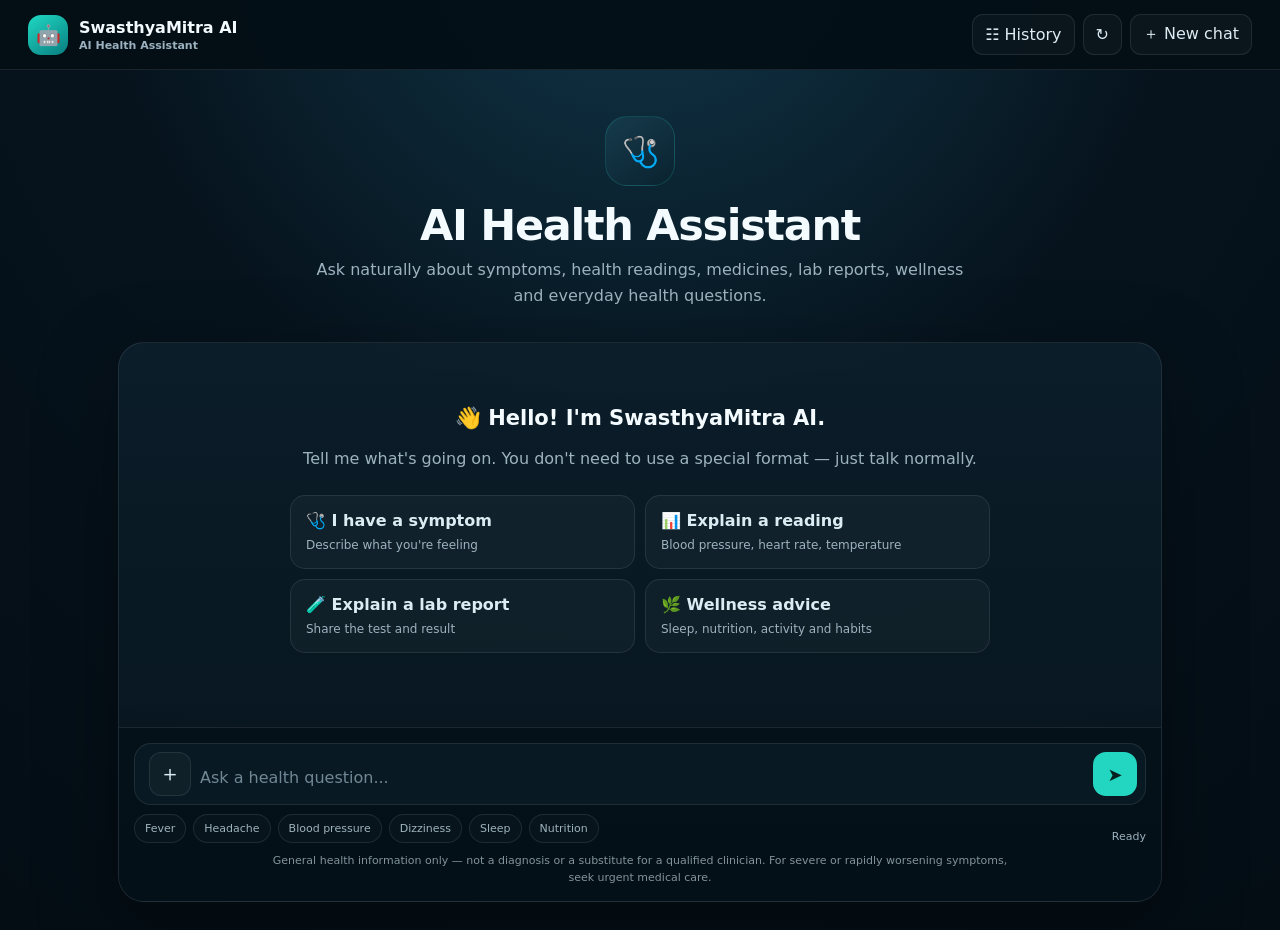
<file: ai-assistant.html>
<!DOCTYPE html>
<html lang="en">
<head>
<meta charset="UTF-8">
<meta name="viewport" content="width=device-width, initial-scale=1.0">
<meta name="theme-color" content="#06131d">
<title>SwasthyaMitra AI | Health Assistant</title>

<style>
:root {
  --bg:#06131d;
  --panel:#0b1d2a;
  --line:rgba(255,255,255,.09);
  --text:#f4fbff;
  --muted:#9db2bf;
  --teal:#23d6c1;
  --danger:#ff6878;
  --shadow:0 25px 80px rgba(0,0,0,.35);
}
*{box-sizing:border-box}
html,body{margin:0;min-height:100%;font-family:Inter,system-ui,Arial,sans-serif;background:radial-gradient(circle at 50% -10%,#12384b,#06131d 45%,#040d14);color:var(--text)}
button,input,textarea{font:inherit}
button{cursor:pointer}
button:focus-visible,textarea:focus-visible{outline:2px solid var(--teal);outline-offset:3px}
[hidden]{display:none!important}
.app{min-height:100vh;display:flex;flex-direction:column}
.top{min-height:70px;display:flex;align-items:center;justify-content:space-between;gap:12px;padding:12px 28px;border-bottom:1px solid var(--line);background:#040e15ed;position:sticky;top:0;z-index:5}
.brand{display:flex;align-items:center;gap:11px;font-weight:800}
.brand-icon{width:40px;height:40px;border-radius:13px;display:grid;place-items:center;background:linear-gradient(145deg,#20d9c3,#087d80);font-size:20px}
.brand small{display:block;color:var(--muted);font-size:11px;margin-top:2px}
.actions{display:flex;gap:8px;flex-wrap:wrap}
.actions button,.history-heading button{border:1px solid var(--line);background:#ffffff08;color:#dcecf2;border-radius:11px;padding:9px 12px}
.actions button:hover,.history-heading button:hover{background:#ffffff15}
.main{width:min(1080px,100%);margin:auto;flex:1;display:flex;flex-direction:column;padding:28px 18px}
.hero{text-align:center;padding:18px 0}
.orb{width:70px;height:70px;margin:0 auto 14px;border-radius:22px;display:grid;place-items:center;background:linear-gradient(145deg,#163b4c,#0a222f);border:1px solid #23d6c12f;font-size:30px}
.hero h1{margin:0 0 7px;font-size:clamp(28px,4vw,43px);letter-spacing:-1.3px}
.hero p{margin:auto;color:var(--muted);max-width:650px;line-height:1.6}
.chat-shell{flex:1;min-height:560px;margin-top:16px;border:1px solid var(--line);border-radius:26px;background:linear-gradient(180deg,#0c1f2be8,#07141df2);box-shadow:var(--shadow);display:flex;flex-direction:column;overflow:hidden}
.chat{flex:1;overflow:auto;padding:28px 24px;scroll-behavior:smooth}
.empty{text-align:center;max-width:700px;margin:35px auto}
.empty h2{margin:0 0 9px;font-size:21px}
.empty p{color:var(--muted);line-height:1.6}
.suggestions{display:grid;grid-template-columns:repeat(2,1fr);gap:10px;margin-top:23px}
.suggest{padding:15px;text-align:left;border:1px solid var(--line);border-radius:15px;background:#ffffff08;color:#dcecf2}
.suggest:hover,.history-open:hover{border-color:#23d6c14a}
.suggest strong{display:block;margin-bottom:4px}
.suggest span{font-size:12px;color:var(--muted)}
.msg{display:flex;gap:11px;max-width:850px;margin:0 auto 21px}
.msg.user{flex-direction:row-reverse}
.avatar{flex:0 0 36px;width:36px;height:36px;border-radius:11px;display:grid;place-items:center;background:#122d3b;border:1px solid var(--line)}
.msg.user .avatar{background:#174f50}
.bubble{max-width:min(760px,calc(100vw - 110px));min-width:0;padding:13px 16px;border-radius:18px;background:#ffffff08;border:1px solid var(--line);line-height:1.65;color:#eaf5f8;overflow-wrap:anywhere}
.msg.user .bubble{background:linear-gradient(145deg,#0d746f,#0b5d5e);border-color:#23d6c12f}
.bubble p{margin:0 0 10px;white-space:pre-wrap}
.bubble p:last-child{margin-bottom:0}
.bubble ul{margin:8px 0;padding-left:21px}
.bubble pre{white-space:pre-wrap;overflow:auto;background:#07141d;padding:11px;border-radius:10px}
.bubble img{display:block;max-width:min(280px,100%);max-height:240px;object-fit:contain;border-radius:10px;margin-top:8px}
.emergency .bubble{border-color:#ff68784a;background:#ff687812}
.typing{display:flex;gap:5px;height:18px;align-items:center}
.typing i{width:6px;height:6px;border-radius:50%;background:#9bbbc4;animation:b 1.1s infinite}
.typing i:nth-child(2){animation-delay:.15s}
.typing i:nth-child(3){animation-delay:.3s}
@keyframes b{0%,60%,100%{opacity:.35}30%{opacity:1;transform:translateY(-5px)}}
.composer-wrap{border-top:1px solid var(--line);padding:15px;background:#040f16bb}
.composer{display:flex;align-items:flex-end;gap:9px;padding:8px 8px 8px 14px;border:1px solid #ffffff16;background:#091923;border-radius:17px}
.composer textarea{flex:1;min-width:0;resize:none;border:0;outline:0;background:transparent;color:#eef8fa;min-height:27px;max-height:140px;line-height:1.45;padding:7px 0}
.composer textarea::placeholder{color:#708894}
.send{flex:0 0 44px;width:44px;height:44px;border:0;border-radius:13px;background:var(--teal);color:#05201e;font-weight:900;font-size:18px}
.send:disabled{opacity:.45;cursor:wait}
.tools{display:flex;justify-content:space-between;align-items:flex-end;gap:10px;margin-top:9px}
.quick{display:flex;gap:7px;flex-wrap:wrap}
.quick button{border:1px solid var(--line);background:#ffffff05;color:#9eb4be;padding:7px 10px;border-radius:999px;font-size:11px}
.status{font-size:11px;color:#9db2bf;white-space:nowrap}
.disclaimer{text-align:center;color:#81939c;font-size:11px;line-height:1.5;margin:10px auto 0;max-width:760px}
.error{max-width:760px;margin:0 auto 10px;padding:11px 13px;border-radius:12px;border:1px solid #ff68783f;background:#ff68780d;color:#ffc0c8;font-size:12px;overflow-wrap:anywhere}
.attach-wrap{position:relative;flex:0 0 auto}
.attach-btn{width:42px;height:44px;border:1px solid var(--line);border-radius:12px;background:#ffffff08;color:#dcecf2;font-size:22px}
.attach-menu{position:absolute;bottom:52px;left:0;width:220px;padding:7px;background:#102838;border:1px solid var(--line);border-radius:14px;box-shadow:var(--shadow);z-index:4}
.attach-menu button{display:block;width:100%;text-align:left;padding:11px;border:0;border-radius:9px;background:transparent;color:#eaf5f8}
.attach-menu button:hover{background:#ffffff10}
.preview{display:flex;align-items:center;gap:10px;margin:0 0 10px;padding:9px;border:1px solid var(--line);border-radius:12px;background:#091923}
.preview img{width:54px;height:54px;object-fit:cover;border-radius:8px}
.preview span{flex:1;min-width:0;font-size:12px;overflow-wrap:anywhere}
.preview button{border:0;background:transparent;color:#ff9eaa;font-size:18px}
.history-panel{position:fixed;top:82px;right:20px;width:min(350px,calc(100vw - 30px));max-height:75vh;overflow-y:auto;padding:18px;background:#0b1d2a;border:1px solid #ffffff20;border-radius:18px;box-shadow:0 20px 60px #0009;z-index:20}
.history-heading{display:flex;align-items:center;justify-content:space-between;gap:10px}
.history-heading h3{margin:0}
.history-note,.history-empty{color:var(--muted);font-size:12px}
.history-item{display:flex;align-items:center;gap:7px;margin:8px 0}
.history-open{flex:1;min-width:0;text-align:left;padding:12px;border:1px solid var(--line);border-radius:11px;color:#eaf5f8;background:#ffffff08;overflow-wrap:anywhere}
.history-delete{border:1px solid var(--line);border-radius:8px;background:#ffffff08;color:#ff9eaa;padding:9px}
.delete-history{width:100%;margin-top:12px;padding:10px;color:#ff9eaa;background:#ff687812;border:1px solid #ff68783f;border-radius:10px}
.camera-modal{position:fixed;inset:0;background:#000b;display:grid;place-items:center;z-index:30;padding:18px}
.camera-box{width:min(560px,100%);padding:18px;background:#0b1d2a;border:1px solid var(--line);border-radius:18px}
.camera-box video{width:100%;max-height:60vh;background:#000;border-radius:12px}
.camera-buttons{display:flex;gap:8px;margin-top:12px;flex-wrap:wrap}
.camera-buttons button{padding:10px 14px;border:0;border-radius:10px;background:var(--teal);color:#05201e}
.camera-buttons .secondary{background:#ffffff12;color:#fff}
@media(max-width:700px){
 .top{padding:12px;align-items:flex-start}
 .actions{gap:5px;justify-content:flex-end}
 .actions button{padding:8px;font-size:12px}
 .main{padding:18px 9px}
 .chat-shell{min-height:calc(100vh - 230px);border-radius:21px}
 .chat{padding:20px 12px}
 .suggestions{grid-template-columns:1fr}
 .bubble{max-width:calc(100vw - 75px)}
 .tools{align-items:flex-end}
 .quick{max-height:58px;overflow:auto}
 .brand small{display:none}
 .history-panel{right:10px;top:76px}
 .status{font-size:10px}
}
</style>
</head>

<body>
<div class="app">
<header class="top">
  <div class="brand">
    <div class="brand-icon">🤖</div>
    <div>SwasthyaMitra AI<small>AI Health Assistant</small></div>
  </div>
  <div class="actions">
    <button id="historyBtn" type="button">☷ History</button>
    <button id="clear" type="button" title="Clear current chat">↻</button>
    <button id="new" type="button">＋ New chat</button>
  </div>
</header>

<aside class="history-panel" id="historyPanel" hidden>
  <div class="history-heading">
    <h3>Chat History</h3>
    <button id="closeHistory" type="button">✕</button>
  </div>
  <p class="history-note">Your previous conversations on this device</p>
  <div id="historyList"></div>
  <button id="deleteAllHistory" class="delete-history" type="button">🗑 Clear all history</button>
</aside>

<main class="main">
<section class="hero">
  <div class="orb">🩺</div>
  <h1>AI Health Assistant</h1>
  <p>Ask naturally about symptoms, health readings, medicines, lab reports, wellness and everyday health questions.</p>
</section>

<section class="chat-shell">
  <div class="chat" id="chat">
    <div class="empty" id="empty">
      <h2>👋 Hello! I'm SwasthyaMitra AI.</h2>
      <p>Tell me what's going on. You don't need to use a special format — just talk normally.</p>
      <div class="suggestions">
        <button class="suggest" data-p="I have a symptom and want to understand what might be going on."><strong>🩺 I have a symptom</strong><span>Describe what you're feeling</span></button>
        <button class="suggest" data-p="Can you explain my blood pressure reading?"><strong>📊 Explain a reading</strong><span>Blood pressure, heart rate, temperature</span></button>
        <button class="suggest" data-p="Can you help me understand my lab report?"><strong>🧪 Explain a lab report</strong><span>Share the test and result</span></button>
        <button class="suggest" data-p="Give me practical advice for improving my daily health."><strong>🌿 Wellness advice</strong><span>Sleep, nutrition, activity and habits</span></button>
      </div>
    </div>
  </div>

  <div class="composer-wrap">
    <div class="error" id="error" role="alert" hidden></div>

    <div class="preview" id="preview" hidden>
      <img id="previewImage" alt="Selected attachment">
      <span id="previewName"></span>
      <button id="removeAttachment" type="button" title="Remove attachment">✕</button>
    </div>

    <form class="composer" id="form">
      <div class="attach-wrap">
        <button type="button" class="attach-btn" id="attachBtn" title="Add attachment" aria-label="Add attachment">＋</button>
        <div class="attach-menu" id="attachMenu" hidden>
          <button type="button" data-action="camera">📷 Camera</button>
          <button type="button" data-action="prescription">💊 Prescription</button>
          <button type="button" data-action="photos">🖼 Photos / Gallery</button>
          <button type="button" data-action="files">📁 Files / PDF</button>
          <button type="button" data-action="scan">🔎 Scan image text (OCR)</button>
        </div>
      </div>
      <textarea id="input" rows="1" placeholder="Ask a health question..." aria-label="Your health question"></textarea>
      <button class="send" id="send" type="submit" aria-label="Send message">➤</button>
    </form>

    <input type="file" id="imageInput" accept="image/*" hidden>
    <input type="file" id="cameraInput" accept="image/*" capture="environment" hidden>
    <input type="file" id="prescriptionInput" accept="image/*" hidden>
    <input type="file" id="filesInput" accept="image/*,.pdf,application/pdf" hidden>

    <div class="tools">
      <div class="quick">
        <button data-p="What should I know about fever?">Fever</button>
        <button data-p="What are common causes of headaches?">Headache</button>
        <button data-p="Can you explain blood pressure readings?">Blood pressure</button>
        <button data-p="What can cause dizziness?">Dizziness</button>
        <button data-p="How can I improve my sleep?">Sleep</button>
        <button data-p="Give me practical nutrition advice.">Nutrition</button>
      </div>
      <span class="status" id="status" aria-live="polite">Ready</span>
    </div>
    <div class="disclaimer">General health information only — not a diagnosis or a substitute for a qualified clinician. For severe or rapidly worsening symptoms, seek urgent medical care.</div>
  </div>
</section>
</main>
</div>

<div class="camera-modal" id="cameraModal" hidden>
  <div class="camera-box">
    <h3>📷 Capture a photo</h3>
    <video id="cameraVideo" autoplay playsinline></video>
    <canvas id="cameraCanvas" hidden></canvas>
    <div class="camera-buttons">
      <button id="capturePhoto" type="button">Capture photo</button>
      <button id="closeCamera" class="secondary" type="button">Cancel</button>
    </div>
    <p class="history-note">Allow camera permission when your browser asks. Camera access usually requires HTTPS or localhost.</p>
  </div>
</div>

<script>
"use strict";

/*
 * Keep this endpoint aligned with your deployed Supabase Edge Function.
 * Image analysis also requires the server function and its AI model to
 * support vision inputs.
 */
const CONFIG = {
  endpoint: "https://vnbnluliymnerkwrmenv.supabase.co/functions/v1/dynamic-worker",
  requestTimeoutMs: 60000,
  maxImageDimension: 1400,
  jpegQuality: 0.78
};

const $ = id => document.getElementById(id);
const chat = $("chat");
const empty = $("empty");
const input = $("input");
const form = $("form");
const send = $("send");
const status = $("status");
const errorBox = $("error");
const historyPanel = $("historyPanel");
const historyList = $("historyList");
const attachMenu = $("attachMenu");
const preview = $("preview");

/* Do not change this key: it preserves the existing saved chat history. */
const HISTORY_KEY = "swasthyaMitraChatHistoryV1";

let messages = [];
let currentChatId = null;
let busy = false;
let selectedImageData = null;
let selectedImageName = "";
let cameraStream = null;

const esc = value => String(value ?? "").replace(/[&<>"']/g, ch => ({
  "&":"&amp;", "<":"&lt;", ">":"&gt;", '"':"&quot;", "'":"&#039;"
}[ch]));

function format(text) {
  // Escape HTML before applying lightweight formatting.
  let html = esc(text);
  html = html.replace(/```([\s\S]*?)```/g, "<pre>$1</pre>");
  html = html.replace(/\*\*(.*?)\*\*/g, "<strong>$1</strong>");
  html = html.replace(/`([^`]+)`/g, "<code>$1</code>");

  const lines = html.split("\n");
  const output = [];
  let inList = false;

  for (const line of lines) {
    const trimmed = line.trim();

    if (/^[-•]\s+/.test(trimmed)) {
      if (!inList) {
        output.push("<ul>");
        inList = true;
      }
      output.push("<li>" + trimmed.replace(/^[-•]\s+/, "") + "</li>");
    } else {
      if (inList) {
        output.push("</ul>");
        inList = false;
      }
      if (trimmed) output.push("<p>" + trimmed + "</p>");
    }
  }

  if (inList) output.push("</ul>");
  return output.join("") || "<p></p>";
}

function isEmergency(text) {
  return /\b(chest pain|can't breathe|cannot breathe|difficulty breathing|severe bleeding|unconscious|passed out|stroke|seizure|suicid|self harm|overdose|poisoning|heart attack)\b/i.test(text);
}

function scrollChat() {
  chat.scrollTop = chat.scrollHeight;
}

function addMessage(role, text, urgent = false, image = null) {
  empty.hidden = true;

  const row = document.createElement("div");
  row.className = "msg " + role + (urgent ? " emergency" : "");

  const avatar = document.createElement("div");
  avatar.className = "avatar";
  avatar.textContent = role === "user" ? "🙂" : "🤖";

  const bubble = document.createElement("div");
  bubble.className = "bubble";
  bubble.innerHTML = format(text);

  if (image) {
    const img = document.createElement("img");
    img.src = image;
    img.alt = "Attached image";
    img.loading = "lazy";
    bubble.appendChild(img);
  }

  row.append(avatar, bubble);
  chat.appendChild(row);
  scrollChat();
}

function showTyping() {
  empty.hidden = true;
  const row = document.createElement("div");
  row.className = "msg";
  row.id = "typing";
  row.innerHTML =
    '<div class="avatar">🤖</div><div class="bubble">' +
    '<div class="typing"><i></i><i></i><i></i></div></div>';
  chat.appendChild(row);
  scrollChat();
}

function resizeInput() {
  input.style.height = "auto";
  input.style.height = Math.min(input.scrollHeight, 140) + "px";
}

function showError(message) {
  errorBox.textContent = message;
  errorBox.hidden = false;
}

function loadSavedChats() {
  try {
    const saved = JSON.parse(localStorage.getItem(HISTORY_KEY) || "[]");
    return Array.isArray(saved) ? saved : [];
  } catch (error) {
    console.warn("Could not read saved chats:", error);
    return [];
  }
}

function saveCurrentChat() {
  if (!messages.length) return;

  if (!currentChatId) {
    currentChatId = (crypto.randomUUID
      ? crypto.randomUUID()
      : String(Date.now()) + Math.random());
  }

  const allChats = loadSavedChats();
  const firstUser = messages.find(m => m.role === "user");
  let firstContent = "Health conversation";

  if (firstUser) {
    if (typeof firstUser.content === "string") {
      firstContent = firstUser.content;
    } else if (Array.isArray(firstUser.content)) {
      firstContent =
        firstUser.content.find(part => part.type === "text")?.text ||
        "Image conversation";
    }
  }

  const saved = {
    id: currentChatId,
    title: firstContent.replace(/\s+/g, " ").slice(0, 45) || "Health conversation",
    updatedAt: Date.now(),
    messages
  };

  const index = allChats.findIndex(item => item.id === currentChatId);
  if (index >= 0) allChats[index] = saved;
  else allChats.push(saved);

  allChats.sort((a, b) => b.updatedAt - a.updatedAt);

  try {
    localStorage.setItem(HISTORY_KEY, JSON.stringify(allChats.slice(0, 50)));
  } catch (error) {
    console.error("Could not save chat history:", error);
    showError("Browser storage is full. Your latest conversation may not be saved. Try smaller images.");
  }

  renderHistory();
}

function renderHistory() {
  historyList.innerHTML = "";
  const allChats = loadSavedChats();

  if (!allChats.length) {
    historyList.innerHTML =
      '<p class="history-empty">No saved conversations yet. Start chatting to create history.</p>';
    return;
  }

  allChats.forEach(saved => {
    const row = document.createElement("div");
    row.className = "history-item";

    const openButton = document.createElement("button");
    openButton.className = "history-open";
    openButton.textContent = saved.title || "Health conversation";
    openButton.title = new Date(saved.updatedAt).toLocaleString();
    openButton.onclick = () => openSavedChat(saved.id);

    const deleteButton = document.createElement("button");
    deleteButton.className = "history-delete";
    deleteButton.textContent = "🗑";
    deleteButton.title = "Delete this conversation";
    deleteButton.onclick = () => {
      if (!confirm("Delete this conversation?")) return;
      const remaining = loadSavedChats().filter(item => item.id !== saved.id);
      localStorage.setItem(HISTORY_KEY, JSON.stringify(remaining));

      if (currentChatId === saved.id) resetChat();
      renderHistory();
    };

    row.append(openButton, deleteButton);
    historyList.appendChild(row);
  });
}

function openSavedChat(id) {
  const saved = loadSavedChats().find(item => item.id === id);
  if (!saved) return;

  messages = saved.messages || [];
  currentChatId = saved.id;
  chat.innerHTML = "";
  empty.hidden = true;

  messages.forEach(message => {
    if (message.role !== "user" && message.role !== "assistant") return;

    let text = "";
    let image = null;

    if (typeof message.content === "string") {
      text = message.content;
    } else if (Array.isArray(message.content)) {
      text = message.content.find(part => part.type === "text")?.text || "Attached image";
      image = message.content.find(part => part.type === "image_url")?.image_url?.url || null;
    }

    addMessage(message.role, text, false, image);
  });

  historyPanel.hidden = true;
  status.textContent = "Previous chat opened";
}

function resetChat() {
  messages = [];
  currentChatId = null;
  selectedImageData = null;
  selectedImageName = "";
  preview.hidden = true;
  $("previewImage").removeAttribute("src");
  attachMenu.hidden = true;
  chat.innerHTML = "";
  chat.appendChild(empty);
  empty.hidden = false;
  errorBox.hidden = true;
  status.textContent = "Ready";
  input.value = "";
  resizeInput();
  historyPanel.hidden = true;
  input.focus();
}

/*
 * Convert uploaded photos to a smaller JPEG.
 * This reduces request size; it does not add vision support to the backend.
 */
async function setAttachment(file) {
  if (!file) return;

  if (file.type === "application/pdf" || file.name.toLowerCase().endsWith(".pdf")) {
    showError("PDF reading isn't enabled in this page yet. Please upload a screenshot of the PDF page.");
    return;
  }

  if (!file.type.startsWith("image/")) {
    showError("Please select an image file.");
    return;
  }

  status.textContent = "Preparing photo…";
  errorBox.hidden = true;

  try {
    const dataUrl = await new Promise((resolve, reject) => {
      const reader = new FileReader();

      reader.onerror = () => reject(new Error("The browser couldn't read this photo."));

      reader.onload = () => {
        const image = new Image();

        image.onerror = () => reject(new Error("This image format could not be opened. Try JPG or PNG."));

        image.onload = () => {
          const maxDimension = CONFIG.maxImageDimension;
          const scale = Math.min(
            1,
            maxDimension / Math.max(image.naturalWidth, image.naturalHeight)
          );

          const canvas = document.createElement("canvas");
          canvas.width = Math.max(1, Math.round(image.naturalWidth * scale));
          canvas.height = Math.max(1, Math.round(image.naturalHeight * scale));

          const context = canvas.getContext("2d");
          if (!context) {
            reject(new Error("Image preparation is not supported by this browser."));
            return;
          }

          context.fillStyle = "#ffffff";
          context.fillRect(0, 0, canvas.width, canvas.height);
          context.drawImage(image, 0, 0, canvas.width, canvas.height);

          try {
            resolve(canvas.toDataURL("image/jpeg", CONFIG.jpegQuality));
          } catch {
            reject(new Error("Could not compress this photo. Try another image."));
          }
        };

        image.src = reader.result;
      };

      reader.readAsDataURL(file);
    });

    selectedImageData = dataUrl;
    selectedImageName = file.name || "Attached photo";

    $("previewImage").src = dataUrl;
    $("previewName").textContent = selectedImageName;
    preview.hidden = false;
    attachMenu.hidden = true;
    status.textContent = "Photo ready to send";
  } catch (error) {
    status.textContent = "Photo failed";
    showError(error.message || "Could not prepare this photo.");
  }
}

$("attachBtn").onclick = () => {
  attachMenu.hidden = !attachMenu.hidden;
};

document.querySelectorAll("[data-action]").forEach(button => {
  button.addEventListener("click", async () => {
    const action = button.dataset.action;
    attachMenu.hidden = true;

    if (action === "camera") {
      try {
        if (!navigator.mediaDevices?.getUserMedia) {
          throw new Error("Camera access isn't available. Try HTTPS or use Photos.");
        }

        cameraStream = await navigator.mediaDevices.getUserMedia({
          video: { facingMode: { ideal: "environment" } },
          audio: false
        });

        $("cameraVideo").srcObject = cameraStream;
        $("cameraModal").hidden = false;
      } catch (error) {
        showError("Camera couldn't start: " + (error.message || "permission denied") +
          ". You can use Photos / Gallery instead.");
      }
    }

    if (action === "prescription") $("prescriptionInput").click();
    if (action === "photos") $("imageInput").click();
    if (action === "files") $("filesInput").click();

    if (action === "scan") {
      $("imageInput").dataset.scan = "true";
      $("imageInput").click();
    }
  });
});

async function scanImageText(file) {
  status.textContent = "Reading image text…";

  try {
    if (!window.Tesseract) {
      await new Promise((resolve, reject) => {
        const script = document.createElement("script");
        script.src = "https://cdn.jsdelivr.net/npm/tesseract.js@5/dist/tesseract.min.js";
        script.onload = resolve;
        script.onerror = () => reject(new Error("OCR library couldn't load. Check your internet connection."));
        document.head.appendChild(script);
      });
    }

    const result = await window.Tesseract.recognize(file, "eng");
    const extracted = result.data.text.trim();

    if (extracted) {
      input.value = (input.value ? input.value + "\n\n" : "") +
        "Text extracted from image:\n" + extracted;
      resizeInput();
      status.textContent = "Text extracted";
    } else {
      status.textContent = "No text detected";
    }
  } catch (error) {
    status.textContent = "OCR failed";
    showError(error.message || "Couldn't read text from this image.");
  }
}

$("imageInput").addEventListener("change", async event => {
  const file = event.target.files?.[0];
  const shouldScan = event.target.dataset.scan === "true";
  event.target.dataset.scan = "false";

  if (file) {
    await setAttachment(file);
    if (shouldScan && file.type.startsWith("image/")) {
      await scanImageText(file);
    }
  }

  event.target.value = "";
});

$("prescriptionInput").addEventListener("change", async event => {
  await setAttachment(event.target.files?.[0]);
  event.target.value = "";
});

$("filesInput").addEventListener("change", async event => {
  await setAttachment(event.target.files?.[0]);
  event.target.value = "";
});

$("cameraInput").addEventListener("change", async event => {
  await setAttachment(event.target.files?.[0]);
  event.target.value = "";
});

$("removeAttachment").onclick = () => {
  selectedImageData = null;
  selectedImageName = "";
  preview.hidden = true;
  $("previewImage").removeAttribute("src");
  status.textContent = "Attachment removed";
};

function closeCamera() {
  if (cameraStream) {
    cameraStream.getTracks().forEach(track => track.stop());
    cameraStream = null;
  }

  $("cameraVideo").srcObject = null;
  $("cameraModal").hidden = true;
}

$("closeCamera").onclick = closeCamera;

$("capturePhoto").onclick = () => {
  const video = $("cameraVideo");
  const canvas = $("cameraCanvas");

  if (!video.videoWidth || !video.videoHeight) {
    showError("The camera isn't ready yet. Please wait a moment.");
    return;
  }

  canvas.width = video.videoWidth;
  canvas.height = video.videoHeight;
  canvas.getContext("2d").drawImage(video, 0, 0);

  canvas.toBlob(async blob => {
    if (blob) {
      await setAttachment(new File([blob], "camera-photo.jpg", { type: "image/jpeg" }));
    }
    closeCamera();
  }, "image/jpeg", 0.88);
};

/*
 * Error messages from Supabase are surfaced instead of being hidden
 * behind the generic "trouble reaching AI service" message.
 */
async function sendMessage(question) {
  question = (question || "").trim();

  if ((!question && !selectedImageData) || busy) return;

  busy = true;
  send.disabled = true;
  errorBox.hidden = true;
  status.textContent = "Thinking…";

  const image = selectedImageData;
  const imageName = selectedImageName;
  const userText = question || "Please examine this image and help me understand it.";

  addMessage(
    "user",
    userText + (image ? "\nAttachment: " + imageName : ""),
    isEmergency(userText),
    image
  );

  let content = userText;

  if (image) {
    content = [
      { type: "text", text: userText },
      { type: "image_url", image_url: { url: image } }
    ];
  }

  messages.push({ role: "user", content });
  saveCurrentChat();

  input.value = "";
  selectedImageData = null;
  selectedImageName = "";
  preview.hidden = true;
  $("previewImage").removeAttribute("src");
  resizeInput();
  showTyping();

  const controller = new AbortController();
  const timeoutId = setTimeout(() => controller.abort(), CONFIG.requestTimeoutMs);

  try {
    const response = await fetch(CONFIG.endpoint, {
      method: "POST",
      headers: { "Content-Type": "application/json" },
      
      body: JSON.stringify({
  message: userText,
  messages: messages.slice(-14)
}),
      signal: controller.signal
    });

    const raw = await response.text();
    let data = {};

    try {
      data = raw ? JSON.parse(raw) : {};
    } catch {
      data = {};
    }

    if (!response.ok) {
      const serverMessage = data.error || data.message || data.details || raw;
      throw new Error(
        "Supabase returned HTTP " + response.status + ": " +
        (serverMessage || "No error details were provided.")
      );
    }

    const answer = String(
      data.content ?? data.output_text ?? data.reply ?? data.message ?? ""
    ).trim();

    if (!answer) {
      console.error("Unexpected Supabase response:", data);
      throw new Error("The server responded, but no AI answer was found. Check the function's response format.");
    }

    $("typing")?.remove();
    addMessage("assistant", answer, isEmergency(userText));
    messages.push({ role: "assistant", content: answer });
    saveCurrentChat();
    status.textContent = "AI ready";
  } catch (error) {
    $("typing")?.remove();
    console.error("SwasthyaMitra AI request failed:", error);

    let details;

    if (error.name === "AbortError") {
      details = "The request timed out. Try a smaller photo or try again.";
    } else if (error instanceof TypeError) {
      details = "The browser couldn't reach Supabase. Check your internet connection, endpoint, and Supabase CORS settings.";
    } else {
      details = error.message || "Unknown request error.";
    }

    addMessage(
      "assistant",
      "I couldn't process this request. Please check the error details below."
    );
    showError(details);
    status.textContent = "Request failed";
  } finally {
    clearTimeout(timeoutId);
    busy = false;
    send.disabled = false;
    input.focus();
  }
}

form.addEventListener("submit", event => {
  event.preventDefault();
  sendMessage(input.value);
});

input.addEventListener("input", resizeInput);

input.addEventListener("keydown", event => {
  if (event.key === "Enter" && !event.shiftKey) {
    event.preventDefault();
    form.requestSubmit();
  }
});

document.querySelectorAll("[data-p]").forEach(button => {
  button.addEventListener("click", () => {
    input.value = button.dataset.p;
    resizeInput();

    if (button.classList.contains("suggest")) {
      sendMessage(input.value);
    } else {
      input.focus();
    }
  });
});

$("historyBtn").onclick = () => {
  renderHistory();
  historyPanel.hidden = !historyPanel.hidden;
};

$("closeHistory").onclick = () => {
  historyPanel.hidden = true;
};

$("deleteAllHistory").onclick = () => {
  if (!confirm("Delete all saved conversations from this browser?")) return;
  localStorage.removeItem(HISTORY_KEY);
  resetChat();
  renderHistory();
};

$("new").onclick = resetChat;
$("clear").onclick = resetChat;

document.addEventListener("click", event => {
  if (!event.target.closest(".attach-wrap")) {
    attachMenu.hidden = true;
  }
});

window.addEventListener("beforeunload", () => {
  if (cameraStream) {
    cameraStream.getTracks().forEach(track => track.stop());
  }
});

renderHistory();
resizeInput();
input.focus();
</script>
</body>
</html>
</file>
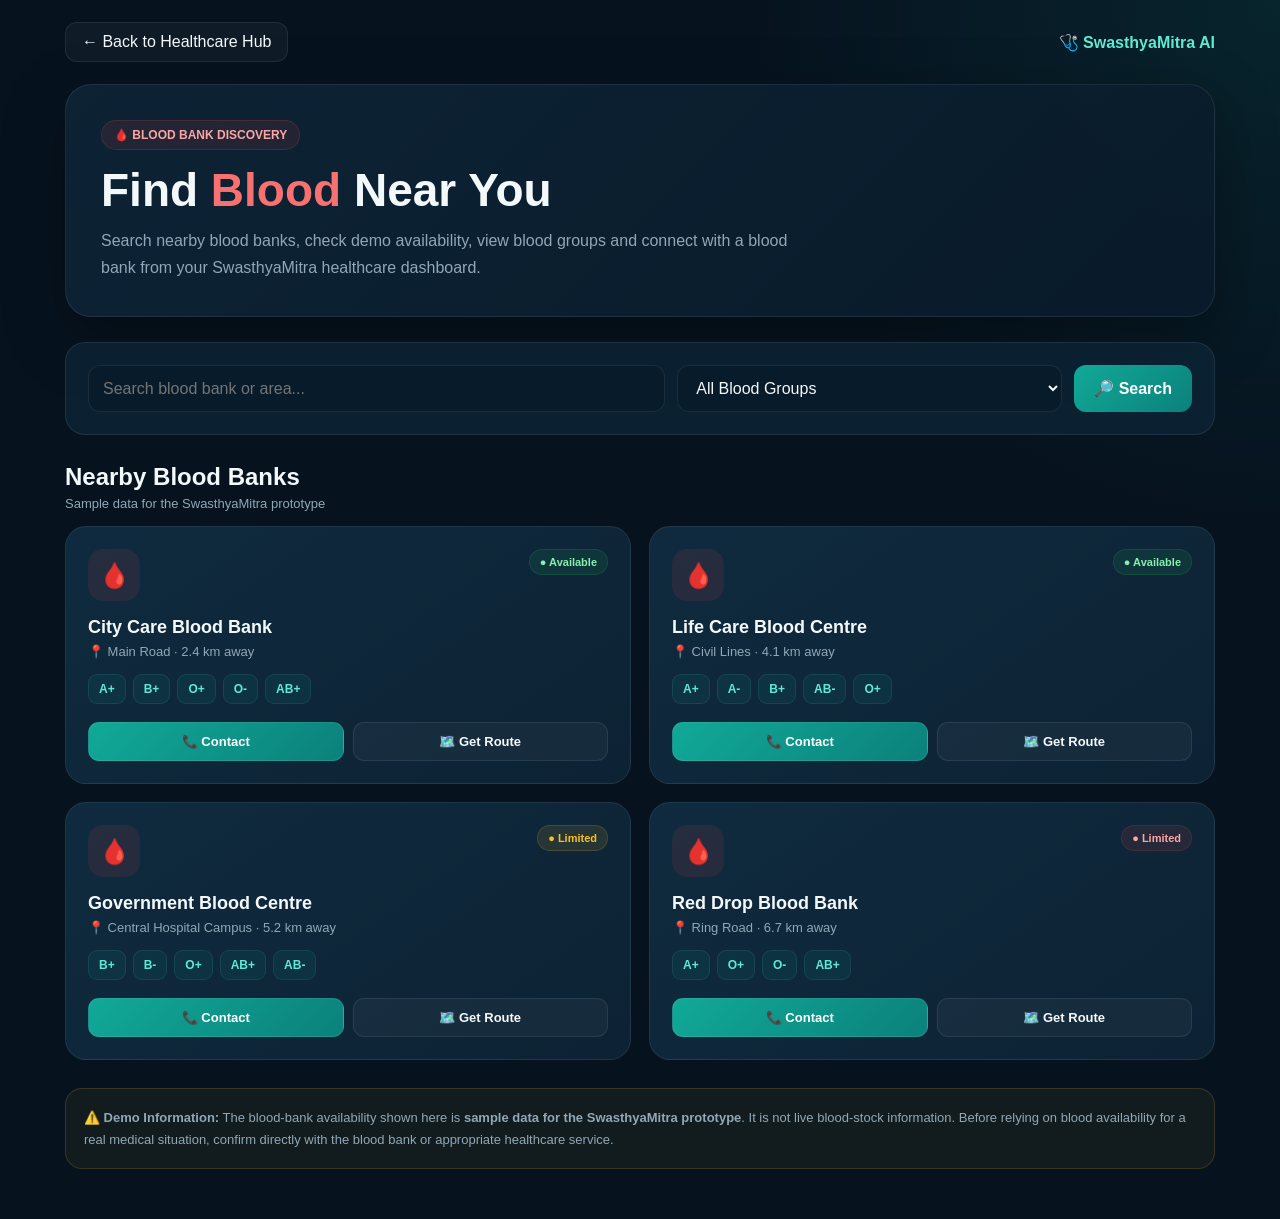
<file: blood-bank.html>
<!DOCTYPE html>
<html lang="en">
<head>
    <meta charset="UTF-8">
    <meta name="viewport" content="width=device-width, initial-scale=1.0">

    <title>Blood Banks | SwasthyaMitra AI</title>

    <link rel="stylesheet" href="style.css">

    <style>
        body {
            background:
                radial-gradient(circle at top right, rgba(22,184,166,.10), transparent 30%),
                var(--bg);
        }

        .blood-page {
            min-height: 100vh;
            padding-bottom: 50px;
        }

        .blood-container {
            width: min(1150px, 92%);
            margin: auto;
        }

        .topbar {
            padding: 22px 0;
            display: flex;
            justify-content: space-between;
            align-items: center;
        }

        .back-btn {
            text-decoration: none;
            color: var(--text);
            border: 1px solid var(--border);
            background: rgba(255,255,255,.04);
            padding: 10px 16px;
            border-radius: 12px;
            transition: .25s ease;
        }

        .back-btn:hover {
            border-color: var(--border-hover);
            transform: translateY(-2px);
        }

        .brand {
            color: var(--primary-light);
            font-weight: 800;
        }

        .hero {
            padding: 35px;
            border-radius: 26px;
            border: 1px solid var(--border);
            background:
                linear-gradient(
                    135deg,
                    rgba(13,36,53,.97),
                    rgba(9,27,42,.97)
                );
            box-shadow: var(--shadow);
            margin-bottom: 25px;
        }

        .badge {
            display: inline-block;
            padding: 7px 12px;
            border-radius: 999px;
            background: rgba(239,68,68,.10);
            border: 1px solid rgba(239,68,68,.18);
            color: #fca5a5;
            font-size: 12px;
            font-weight: 700;
            margin-bottom: 13px;
        }

        .hero h1 {
            margin: 0 0 10px;
            font-size: clamp(30px, 5vw, 46px);
        }

        .hero h1 span {
            color: #f87171;
        }

        .hero p {
            color: var(--muted);
            max-width: 720px;
            line-height: 1.7;
            margin-bottom: 0;
        }

        .search-panel {
            margin-bottom: 28px;
            padding: 22px;
            border: 1px solid var(--border);
            background: rgba(13,36,53,.82);
            border-radius: 20px;
        }

        .search-grid {
            display: grid;
            grid-template-columns: 1.5fr 1fr auto;
            gap: 12px;
        }

        .input-box,
        .select-box {
            width: 100%;
            box-sizing: border-box;
            padding: 13px 14px;
            border-radius: 12px;
            border: 1px solid var(--border);
            background: #081b2a;
            color: var(--text);
            outline: none;
        }

        .input-box:focus,
        .select-box:focus {
            border-color: var(--primary);
            box-shadow: 0 0 0 3px rgba(22,184,166,.08);
        }

        .search-btn {
            border: none;
            border-radius: 12px;
            padding: 13px 20px;
            cursor: pointer;
            color: white;
            font-weight: 700;
            background: linear-gradient(135deg, #11a997, #0b817c);
        }

        .section-title {
            margin-bottom: 15px;
        }

        .section-title h2 {
            margin: 0 0 5px;
        }

        .section-title p {
            margin: 0;
            color: var(--muted);
            font-size: 13px;
        }

        .blood-grid {
            display: grid;
            grid-template-columns: repeat(2, 1fr);
            gap: 18px;
        }

        .blood-card {
            background:
                linear-gradient(
                    145deg,
                    rgba(16,44,64,.96),
                    rgba(13,36,53,.96)
                );
            border: 1px solid var(--border);
            border-radius: 21px;
            padding: 22px;
            transition: .25s ease;
        }

        .blood-card:hover {
            transform: translateY(-4px);
            border-color: var(--border-hover);
        }

        .card-top {
            display: flex;
            justify-content: space-between;
            align-items: flex-start;
            gap: 15px;
        }

        .bank-icon {
            width: 52px;
            height: 52px;
            display: grid;
            place-items: center;
            border-radius: 15px;
            background: rgba(239,68,68,.10);
            font-size: 25px;
        }

        .status {
            padding: 6px 10px;
            border-radius: 999px;
            font-size: 11px;
            font-weight: 800;
        }

        .available {
            color: #86efac;
            background: rgba(34,197,94,.10);
            border: 1px solid rgba(34,197,94,.15);
        }

        .low {
            color: #fbbf24;
            background: rgba(251,191,36,.10);
            border: 1px solid rgba(251,191,36,.15);
        }

        .unavailable {
            color: #fca5a5;
            background: rgba(239,68,68,.10);
            border: 1px solid rgba(239,68,68,.15);
        }

        .blood-card h3 {
            margin: 16px 0 6px;
            font-size: 18px;
        }

        .location {
            color: var(--muted);
            font-size: 13px;
            margin-bottom: 15px;
        }

        .blood-groups {
            display: flex;
            flex-wrap: wrap;
            gap: 7px;
            margin-bottom: 18px;
        }

        .group-pill {
            padding: 7px 10px;
            border-radius: 9px;
            background: rgba(22,184,166,.08);
            border: 1px solid rgba(94,234,212,.10);
            color: var(--primary-light);
            font-size: 12px;
            font-weight: 700;
        }

        .card-actions {
            display: flex;
            gap: 9px;
            flex-wrap: wrap;
        }

        .action-btn {
            flex: 1;
            min-width: 120px;
            padding: 11px 13px;
            border-radius: 11px;
            text-decoration: none;
            text-align: center;
            font-size: 13px;
            font-weight: 700;
            cursor: pointer;
            border: 1px solid var(--border);
        }

        .call-btn {
            color: white;
            background: linear-gradient(135deg, #11a997, #0b817c);
        }

        .route-btn {
            color: var(--text);
            background: rgba(255,255,255,.04);
        }

        .info-box {
            margin-top: 28px;
            padding: 18px;
            border: 1px solid rgba(251,191,36,.16);
            border-radius: 17px;
            background: rgba(251,191,36,.05);
            color: var(--muted);
            font-size: 13px;
            line-height: 1.65;
        }

        .empty-state {
            display: none;
            padding: 40px 20px;
            text-align: center;
            border: 1px dashed var(--border);
            border-radius: 18px;
            color: var(--muted);
            margin-top: 18px;
        }

        @media (max-width: 800px) {
            .search-grid {
                grid-template-columns: 1fr;
            }

            .blood-grid {
                grid-template-columns: 1fr;
            }

            .hero {
                padding: 25px;
            }
        }

        @media (max-width: 500px) {
            .topbar {
                flex-direction: column;
                align-items: flex-start;
            }
        }
    </style>
</head>

<body>

<div class="blood-page">

    <div class="blood-container">

        <!-- TOPBAR -->
        <div class="topbar">

            <a href="swasthyamap.html" class="back-btn">
                ← Back to Healthcare Hub
            </a>

            <div class="brand">
                🩺 SwasthyaMitra AI
            </div>

        </div>


        <!-- HERO -->
        <section class="hero">

            <div class="badge">
                🩸 BLOOD BANK DISCOVERY
            </div>

            <h1>
                Find <span>Blood</span> Near You
            </h1>

            <p>
                Search nearby blood banks, check demo availability,
                view blood groups and connect with a blood bank from
                your SwasthyaMitra healthcare dashboard.
            </p>

        </section>


        <!-- SEARCH -->
        <section class="search-panel">

            <div class="search-grid">

                <input
                    type="text"
                    id="searchInput"
                    class="input-box"
                    placeholder="Search blood bank or area..."
                >

                <select
                    id="bloodGroup"
                    class="select-box">

                    <option value="all">
                        All Blood Groups
                    </option>

                    <option value="A+">A+</option>
                    <option value="A-">A-</option>
                    <option value="B+">B+</option>
                    <option value="B-">B-</option>
                    <option value="AB+">AB+</option>
                    <option value="AB-">AB-</option>
                    <option value="O+">O+</option>
                    <option value="O-">O-</option>

                </select>

                <button
                    class="search-btn"
                    onclick="filterBanks()">

                    🔎 Search

                </button>

            </div>

        </section>


        <!-- RESULTS -->
        <section>

            <div class="section-title">

                <h2>
                    Nearby Blood Banks
                </h2>

                <p>
                    Sample data for the SwasthyaMitra prototype
                </p>

            </div>


            <div
                id="bloodGrid"
                class="blood-grid">


                <!-- BANK 1 -->

                <div
                    class="blood-card"
                    data-name="city care blood bank"
                    data-groups="A+ B+ O+ O- AB+">

                    <div class="card-top">

                        <div class="bank-icon">
                            🩸
                        </div>

                        <div class="status available">
                            ● Available
                        </div>

                    </div>

                    <h3>
                        City Care Blood Bank
                    </h3>

                    <div class="location">
                        📍 Main Road · 2.4 km away
                    </div>

                    <div class="blood-groups">

                        <span class="group-pill">A+</span>
                        <span class="group-pill">B+</span>
                        <span class="group-pill">O+</span>
                        <span class="group-pill">O-</span>
                        <span class="group-pill">AB+</span>

                    </div>

                    <div class="card-actions">

                        <button
                            class="action-btn call-btn"
                            onclick="callBank('City Care Blood Bank')">

                            📞 Contact

                        </button>

                        <button
                            class="action-btn route-btn"
                            onclick="routeTo('City Care Blood Bank')">

                            🗺️ Get Route

                        </button>

                    </div>

                </div>


                <!-- BANK 2 -->

                <div
                    class="blood-card"
                    data-name="life care blood centre"
                    data-groups="A+ A- B+ AB- O+">

                    <div class="card-top">

                        <div class="bank-icon">
                            🩸
                        </div>

                        <div class="status available">
                            ● Available
                        </div>

                    </div>

                    <h3>
                        Life Care Blood Centre
                    </h3>

                    <div class="location">
                        📍 Civil Lines · 4.1 km away
                    </div>

                    <div class="blood-groups">

                        <span class="group-pill">A+</span>
                        <span class="group-pill">A-</span>
                        <span class="group-pill">B+</span>
                        <span class="group-pill">AB-</span>
                        <span class="group-pill">O+</span>

                    </div>

                    <div class="card-actions">

                        <button
                            class="action-btn call-btn"
                            onclick="callBank('Life Care Blood Centre')">

                            📞 Contact

                        </button>

                        <button
                            class="action-btn route-btn"
                            onclick="routeTo('Life Care Blood Centre')">

                            🗺️ Get Route

                        </button>

                    </div>

                </div>


                <!-- BANK 3 -->

                <div
                    class="blood-card"
                    data-name="government blood centre"
                    data-groups="B+ B- O+ AB+ AB-">

                    <div class="card-top">

                        <div class="bank-icon">
                            🩸
                        </div>

                        <div class="status low">
                            ● Limited
                        </div>

                    </div>

                    <h3>
                        Government Blood Centre
                    </h3>

                    <div class="location">
                        📍 Central Hospital Campus · 5.2 km away
                    </div>

                    <div class="blood-groups">

                        <span class="group-pill">B+</span>
                        <span class="group-pill">B-</span>
                        <span class="group-pill">O+</span>
                        <span class="group-pill">AB+</span>
                        <span class="group-pill">AB-</span>

                    </div>

                    <div class="card-actions">

                        <button
                            class="action-btn call-btn"
                            onclick="callBank('Government Blood Centre')">

                            📞 Contact

                        </button>

                        <button
                            class="action-btn route-btn"
                            onclick="routeTo('Government Blood Centre')">

                            🗺️ Get Route

                        </button>

                    </div>

                </div>


                <!-- BANK 4 -->

                <div
                    class="blood-card"
                    data-name="red drop blood bank"
                    data-groups="A+ O+ O- AB+">

                    <div class="card-top">

                        <div class="bank-icon">
                            🩸
                        </div>

                        <div class="status unavailable">
                            ● Limited
                        </div>

                    </div>

                    <h3>
                        Red Drop Blood Bank
                    </h3>

                    <div class="location">
                        📍 Ring Road · 6.7 km away
                    </div>

                    <div class="blood-groups">

                        <span class="group-pill">A+</span>
                        <span class="group-pill">O+</span>
                        <span class="group-pill">O-</span>
                        <span class="group-pill">AB+</span>

                    </div>

                    <div class="card-actions">

                        <button
                            class="action-btn call-btn"
                            onclick="callBank('Red Drop Blood Bank')">

                            📞 Contact

                        </button>

                        <button
                            class="action-btn route-btn"
                            onclick="routeTo('Red Drop Blood Bank')">

                            🗺️ Get Route

                        </button>

                    </div>

                </div>

            </div>


            <div
                id="emptyState"
                class="empty-state">

                🩸
                <br><br>

                No blood banks found for your search.

                <br>

                Try another blood group or search term.

            </div>

        </section>


        <!-- INFORMATION -->

        <div class="info-box">

            <strong>⚠️ Demo Information:</strong>

            The blood-bank availability shown here is
            <strong>sample data for the SwasthyaMitra prototype</strong>.
            It is not live blood-stock information. Before relying
            on blood availability for a real medical situation,
            confirm directly with the blood bank or appropriate
            healthcare service.

        </div>

    </div>

</div>


<script>

    function filterBanks() {

        const search =
            document
                .getElementById("searchInput")
                .value
                .toLowerCase()
                .trim();

        const group =
            document
                .getElementById("bloodGroup")
                .value;

        const cards =
            document.querySelectorAll(".blood-card");

        let visibleCount = 0;


        cards.forEach(function(card) {

            const name =
                card
                    .dataset
                    .name
                    .toLowerCase();

            const groups =
                card
                    .dataset
                    .groups
                    .split(" ");


            const matchesSearch =
                !search ||
                name.includes(search);

            const matchesGroup =
                group === "all" ||
                groups.includes(group);


            if (
                matchesSearch &&
                matchesGroup
            ) {

                card.style.display =
                    "block";

                visibleCount++;

            } else {

                card.style.display =
                    "none";

            }

        });


        document
            .getElementById("emptyState")
            .style.display =
                visibleCount === 0
                    ? "block"
                    : "none";

    }


    function callBank(bankName) {

        alert(
            "📞 Demo Contact\n\n" +
            bankName +
            "\n\nIn the final version, this button can connect to a verified blood-bank phone number."
        );

    }


    function routeTo(bankName) {

        const url =
            "https://www.google.com/maps/search/" +
            encodeURIComponent(bankName);

        window.open(
            url,
            "_blank"
        );

    }

</script>

</body>
</html>
</file>
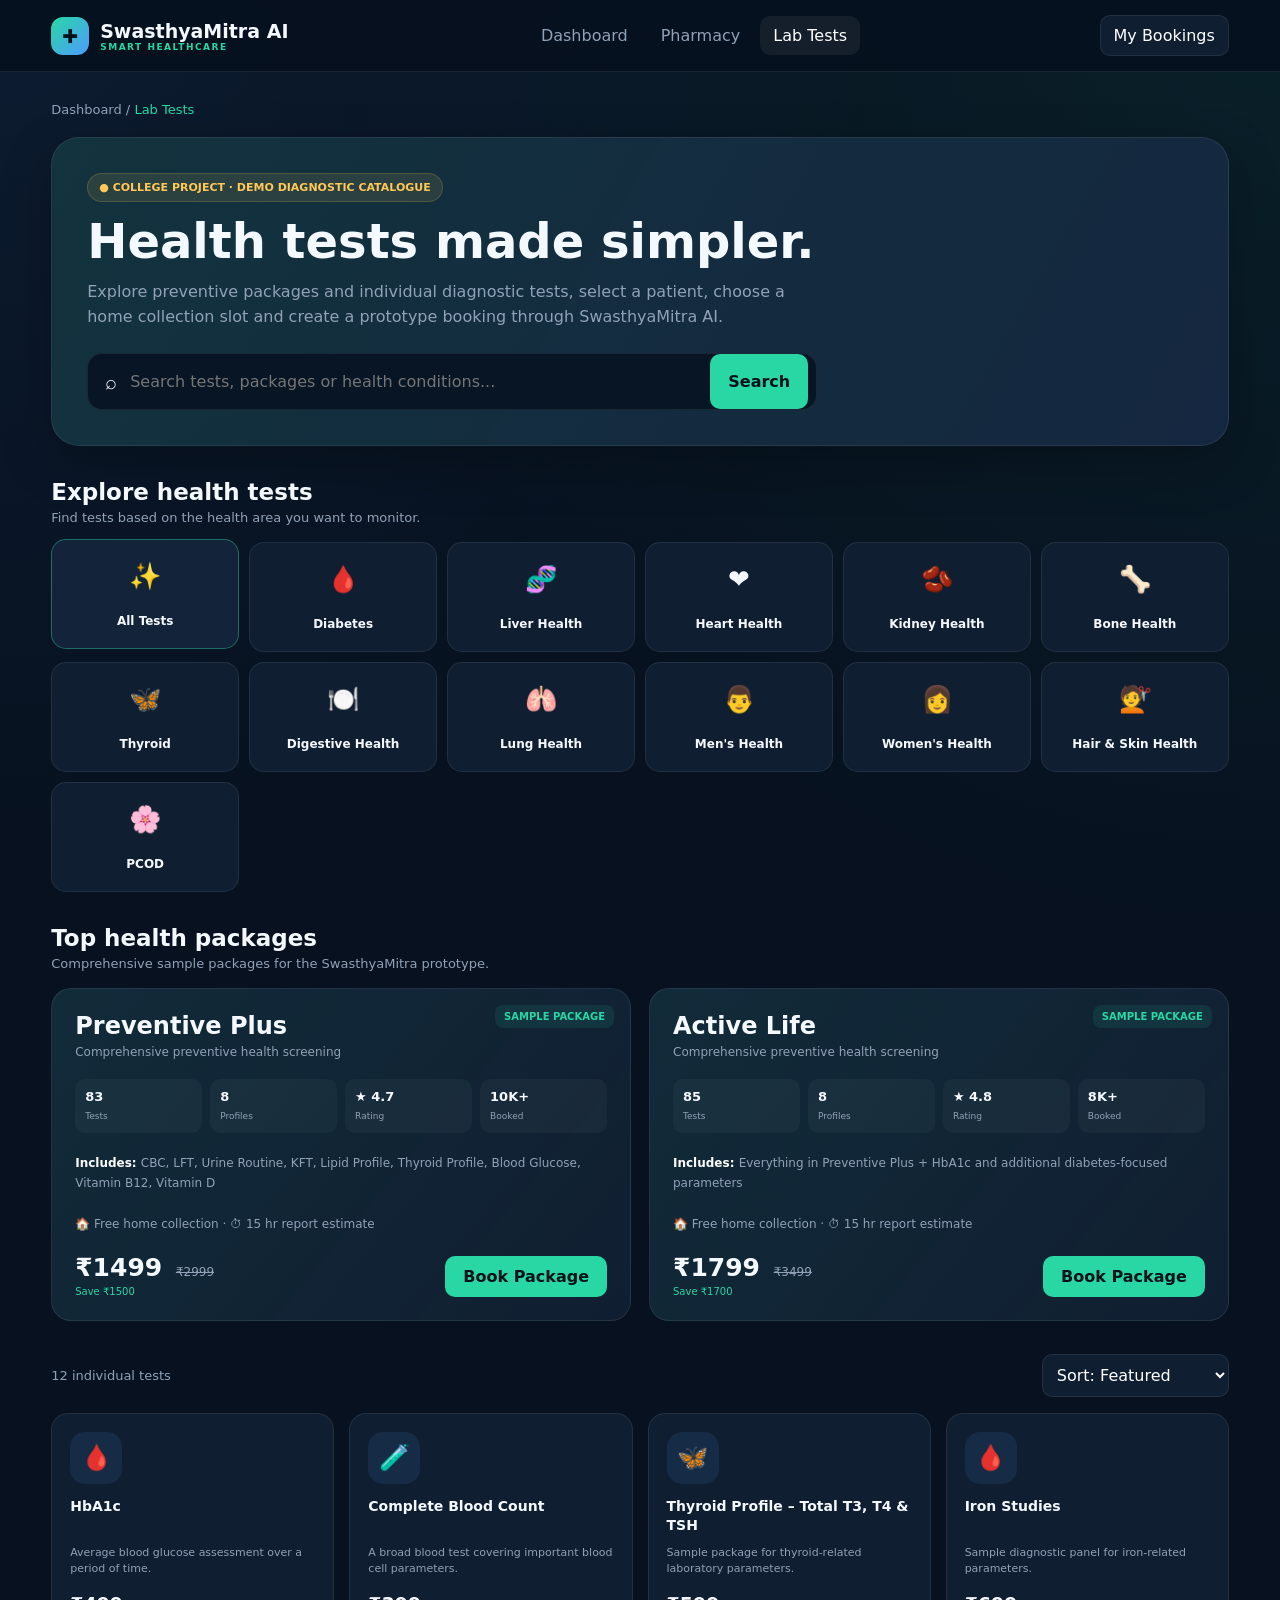
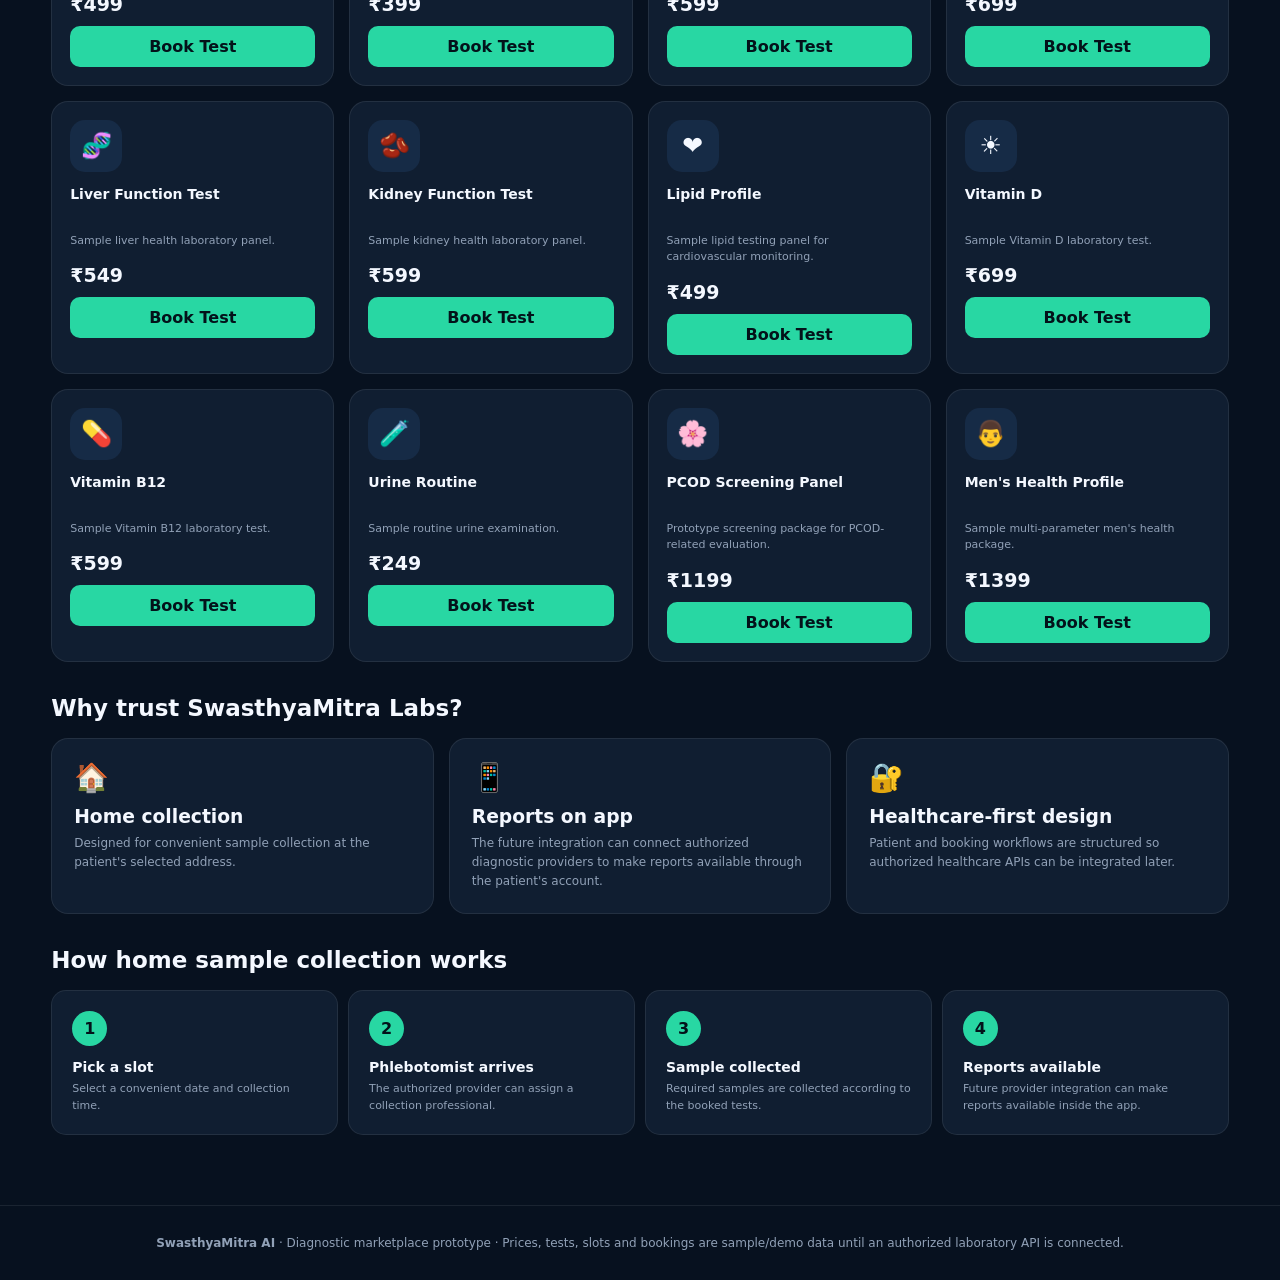
<file: lab-tests.html>
<!DOCTYPE html>
<html lang="en">
<head>
    <meta charset="UTF-8">
    <meta name="viewport" content="width=device-width, initial-scale=1.0">

    <title>SwasthyaMitra AI — Lab Tests</title>

    <style>
        :root {
            --bg: #07111f;
            --bg-2: #0b1728;
            --card: #101e31;
            --card-2: #13243a;
            --border: rgba(255,255,255,0.08);
            --text: #f4f8ff;
            --muted: #91a1b7;
            --primary: #28d7a3;
            --blue: #4e9cff;
            --warning: #ffc857;
            --danger: #ff647c;
            --shadow: 0 18px 50px rgba(0,0,0,0.25);
        }

        * {
            box-sizing: border-box;
            margin: 0;
            padding: 0;
        }

        body {
            font-family: Inter, system-ui, -apple-system, BlinkMacSystemFont, "Segoe UI", sans-serif;
            background:
                radial-gradient(circle at top right, rgba(40,215,163,0.08), transparent 30%),
                radial-gradient(circle at top left, rgba(78,156,255,0.08), transparent 28%),
                var(--bg);
            color: var(--text);
            min-height: 100vh;
        }

        button,
        input,
        select {
            font: inherit;
        }

        button {
            cursor: pointer;
        }

        a {
            color: inherit;
            text-decoration: none;
        }

        /* NAV */

        .navbar {
            height: 72px;
            position: sticky;
            top: 0;
            z-index: 1000;
            padding: 0 4%;
            display: flex;
            justify-content: space-between;
            align-items: center;
            background: rgba(7,17,31,.92);
            backdrop-filter: blur(18px);
            border-bottom: 1px solid var(--border);
        }

        .brand {
            display: flex;
            align-items: center;
            gap: 11px;
            font-weight: 800;
            font-size: 19px;
        }

        .brand-logo {
            width: 38px;
            height: 38px;
            border-radius: 12px;
            display: grid;
            place-items: center;
            background: linear-gradient(135deg,var(--primary),var(--blue));
            color: #03121a;
            font-weight: 900;
        }

        .brand small {
            display: block;
            color: var(--primary);
            font-size: 9px;
            letter-spacing: 1.5px;
        }

        .nav-links {
            display: flex;
            gap: 7px;
        }

        .nav-links a {
            color: var(--muted);
            padding: 10px 13px;
            border-radius: 10px;
        }

        .nav-links a:hover,
        .nav-links .active {
            color: white;
            background: rgba(255,255,255,.06);
        }

        .nav-actions {
            display: flex;
            gap: 8px;
        }

        .nav-btn {
            border: 1px solid var(--border);
            background: var(--card);
            color: white;
            padding: 10px 13px;
            border-radius: 10px;
        }

        /* PAGE */

        .page {
            width: min(1450px,92%);
            margin: auto;
            padding: 30px 0 70px;
        }

        .breadcrumb {
            color: var(--muted);
            font-size: 13px;
            margin-bottom: 20px;
        }

        .breadcrumb span {
            color: var(--primary);
        }

        /* HERO */

        .hero {
            padding: 35px;
            min-height: 285px;
            border-radius: 28px;
            border: 1px solid var(--border);
            background:
                linear-gradient(120deg,rgba(40,215,163,.11),rgba(78,156,255,.07)),
                var(--card);
            box-shadow: var(--shadow);
        }

        .demo {
            display: inline-block;
            color: var(--warning);
            background: rgba(255,200,87,.1);
            border: 1px solid rgba(255,200,87,.18);
            border-radius: 30px;
            padding: 7px 11px;
            font-size: 11px;
            font-weight: 800;
            margin-bottom: 14px;
        }

        .hero h1 {
            font-size: clamp(30px,4vw,48px);
            max-width: 750px;
            line-height: 1.06;
            margin-bottom: 12px;
        }

        .hero p {
            color: var(--muted);
            line-height: 1.6;
            max-width: 700px;
            margin-bottom: 23px;
        }

        .search {
            display: flex;
            max-width: 730px;
            height: 57px;
            padding: 0 8px 0 17px;
            background: #081525;
            border: 1px solid var(--border);
            border-radius: 15px;
        }

        .search span {
            display: grid;
            place-items: center;
            font-size: 20px;
        }

        .search input {
            flex: 1;
            outline: 0;
            border: 0;
            background: transparent;
            color: white;
            padding: 0 13px;
        }

        .search button,
        .primary {
            border: 0;
            border-radius: 10px;
            padding: 11px 18px;
            background: var(--primary);
            color: #03121a;
            font-weight: 900;
        }

        /* CATEGORIES */

        .section {
            margin-top: 33px;
        }

        .section-title {
            margin-bottom: 17px;
        }

        .section-title h2 {
            font-size: 23px;
        }

        .section-title p {
            color: var(--muted);
            font-size: 13px;
            margin-top: 5px;
        }

        .categories {
            display: grid;
            grid-template-columns: repeat(12,1fr);
            gap: 10px;
        }

        .category {
            grid-column: span 2;
            min-height: 110px;
            border: 1px solid var(--border);
            background: var(--card);
            border-radius: 15px;
            display: grid;
            place-items: center;
            text-align: center;
            padding: 13px;
            cursor: pointer;
            transition: .2s;
        }

        .category:hover,
        .category.active {
            border-color: rgba(40,215,163,.4);
            background: var(--card-2);
            transform: translateY(-3px);
        }

        .category-icon {
            font-size: 26px;
            margin-bottom: 8px;
        }

        .category h4 {
            font-size: 12px;
        }

        /* PACKAGE */

        .package-grid {
            display: grid;
            grid-template-columns: repeat(2,1fr);
            gap: 18px;
        }

        .package {
            padding: 23px;
            border-radius: 20px;
            border: 1px solid var(--border);
            background:
                linear-gradient(130deg,rgba(40,215,163,.07),transparent),
                var(--card);
            position: relative;
            overflow: hidden;
        }

        .package-badge {
            position: absolute;
            top: 16px;
            right: 16px;
            background: rgba(40,215,163,.1);
            color: var(--primary);
            padding: 6px 9px;
            border-radius: 8px;
            font-size: 10px;
            font-weight: 900;
        }

        .package h3 {
            font-size: 24px;
            margin-bottom: 5px;
        }

        .package-subtitle {
            color: var(--muted);
            font-size: 12px;
        }

        .package-stats {
            display: grid;
            grid-template-columns: repeat(4,1fr);
            gap: 8px;
            margin: 20px 0;
        }

        .stat {
            padding: 10px;
            border-radius: 10px;
            background: rgba(255,255,255,.035);
        }

        .stat strong {
            display: block;
            font-size: 13px;
        }

        .stat span {
            color: var(--muted);
            font-size: 9px;
        }

        .included {
            color: var(--muted);
            font-size: 12px;
            line-height: 1.7;
            margin-bottom: 18px;
        }

        .package-bottom {
            display: flex;
            justify-content: space-between;
            align-items: end;
            gap: 15px;
        }

        .price strong {
            font-size: 25px;
        }

        .price del {
            color: var(--muted);
            font-size: 12px;
            margin-left: 5px;
        }

        .save {
            display: block;
            color: var(--primary);
            font-size: 10px;
            margin-top: 4px;
        }

        /* TESTS */

        .toolbar {
            display: flex;
            justify-content: space-between;
            gap: 15px;
            align-items: center;
            margin-bottom: 16px;
        }

        .count {
            color: var(--muted);
            font-size: 13px;
        }

        .sort {
            background: var(--card);
            border: 1px solid var(--border);
            color: white;
            padding: 10px;
            border-radius: 10px;
        }

        .test-grid {
            display: grid;
            grid-template-columns: repeat(4,1fr);
            gap: 15px;
        }

        .test-card {
            border: 1px solid var(--border);
            background: var(--card);
            border-radius: 17px;
            padding: 18px;
            transition: .2s;
        }

        .test-card:hover {
            transform: translateY(-4px);
            border-color: rgba(78,156,255,.3);
        }

        .test-icon {
            width: 52px;
            height: 52px;
            border-radius: 15px;
            display: grid;
            place-items: center;
            background: rgba(78,156,255,.1);
            font-size: 25px;
            margin-bottom: 13px;
        }

        .test-card h3 {
            font-size: 14px;
            min-height: 40px;
            line-height: 1.4;
        }

        .test-card p {
            color: var(--muted);
            font-size: 11px;
            margin: 8px 0 15px;
            line-height: 1.5;
        }

        .test-price {
            font-size: 19px;
            font-weight: 900;
            margin-bottom: 11px;
        }

        .test-card button {
            width: 100%;
        }

        /* TRUST */

        .trust-grid {
            display: grid;
            grid-template-columns: repeat(3,1fr);
            gap: 15px;
        }

        .trust {
            padding: 22px;
            border-radius: 17px;
            background: var(--card);
            border: 1px solid var(--border);
        }

        .trust-icon {
            font-size: 28px;
            margin-bottom: 12px;
        }

        .trust h3 {
            margin-bottom: 7px;
        }

        .trust p {
            color: var(--muted);
            font-size: 12px;
            line-height: 1.6;
        }

        /* COLLECTION FLOW */

        .flow {
            display: grid;
            grid-template-columns: repeat(4,1fr);
            gap: 10px;
        }

        .flow-step {
            padding: 20px;
            border: 1px solid var(--border);
            background: var(--card);
            border-radius: 15px;
        }

        .number {
            width: 35px;
            height: 35px;
            display: grid;
            place-items: center;
            border-radius: 50%;
            background: var(--primary);
            color: #03121a;
            font-weight: 900;
            margin-bottom: 13px;
        }

        .flow-step h3 {
            font-size: 14px;
            margin-bottom: 6px;
        }

        .flow-step p {
            color: var(--muted);
            font-size: 11px;
            line-height: 1.5;
        }

        /* MODAL */

        .modal {
            display: none;
            position: fixed;
            inset: 0;
            z-index: 2000;
            background: rgba(0,0,0,.72);
            backdrop-filter: blur(8px);
            overflow-y: auto;
            padding: 25px;
        }

        .modal.show {
            display: grid;
            place-items: center;
        }

        .modal-box {
            width: min(680px,100%);
            background: #0c192a;
            border: 1px solid var(--border);
            border-radius: 22px;
            padding: 25px;
        }

        .modal-header {
            display: flex;
            justify-content: space-between;
            align-items: center;
            margin-bottom: 20px;
        }

        .close {
            border: 0;
            background: transparent;
            color: var(--muted);
            font-size: 25px;
        }

        .form-group {
            margin-bottom: 15px;
        }

        .form-group label {
            display: block;
            color: var(--muted);
            font-size: 12px;
            margin-bottom: 7px;
        }

        .form-group input,
        .form-group select {
            width: 100%;
            padding: 12px;
            border-radius: 10px;
            border: 1px solid var(--border);
            outline: none;
            background: var(--card);
            color: white;
        }

        .slot-grid {
            display: grid;
            grid-template-columns: repeat(3,1fr);
            gap: 8px;
        }

        .slot {
            padding: 11px;
            border-radius: 9px;
            border: 1px solid var(--border);
            background: var(--card);
            color: white;
        }

        .slot.active {
            background: var(--primary);
            color: #03121a;
        }

        .booking-card {
            padding: 15px;
            background: var(--card);
            border: 1px solid var(--border);
            border-radius: 13px;
            margin-bottom: 10px;
        }

        .booking-card small {
            color: var(--muted);
        }

        .empty {
            text-align: center;
            padding: 40px;
            color: var(--muted);
        }

        footer {
            border-top: 1px solid var(--border);
            padding: 30px 4%;
            text-align: center;
            color: var(--muted);
            font-size: 12px;
        }

        @media(max-width:1100px) {
            .test-grid {
                grid-template-columns: repeat(3,1fr);
            }

            .categories .category {
                grid-column: span 3;
            }
        }

        @media(max-width:800px) {
            .nav-links {
                display: none;
            }

            .package-grid,
            .trust-grid {
                grid-template-columns: 1fr;
            }

            .test-grid {
                grid-template-columns: repeat(2,1fr);
            }

            .flow {
                grid-template-columns: repeat(2,1fr);
            }
        }

        @media(max-width:550px) {
            .hero {
                padding: 24px;
            }

            .categories {
                grid-template-columns: repeat(2,1fr);
            }

            .categories .category {
                grid-column: span 1;
            }

            .test-grid {
                grid-template-columns: 1fr;
            }

            .package-stats {
                grid-template-columns: repeat(2,1fr);
            }

            .flow {
                grid-template-columns: 1fr;
            }

            .toolbar {
                flex-direction: column;
                align-items: stretch;
            }
        }
    </style>
</head>

<body>

<nav class="navbar">

    <a href="dashboard.html" class="brand">
        <div class="brand-logo">✚</div>

        <div>
            SwasthyaMitra AI
            <small>SMART HEALTHCARE</small>
        </div>
    </a>

    <div class="nav-links">
        <a href="dashboard.html">Dashboard</a>
        <a href="pharmacy.html">Pharmacy</a>
        <a href="lab-tests.html" class="active">Lab Tests</a>
    </div>

    <div class="nav-actions">
        <button class="nav-btn" onclick="showBookings()">
            My Bookings
        </button>
    </div>

</nav>

<main class="page">

    <div class="breadcrumb">
        Dashboard / <span>Lab Tests</span>
    </div>

    <section class="hero">

        <div class="demo">
            ● COLLEGE PROJECT · DEMO DIAGNOSTIC CATALOGUE
        </div>

        <h1>
            Health tests made simpler.
        </h1>

        <p>
            Explore preventive packages and individual diagnostic tests,
            select a patient, choose a home collection slot and create a
            prototype booking through SwasthyaMitra AI.
        </p>

        <div class="search">

            <span>⌕</span>

            <input
                id="searchInput"
                placeholder="Search tests, packages or health conditions..."
                oninput="renderTests()"
            >

            <button onclick="renderTests()">
                Search
            </button>

        </div>

    </section>

    <!-- CATEGORIES -->

    <section class="section">

        <div class="section-title">
            <h2>Explore health tests</h2>
            <p>Find tests based on the health area you want to monitor.</p>
        </div>

        <div class="categories" id="categoryGrid"></div>

    </section>

    <!-- PACKAGES -->

    <section class="section">

        <div class="section-title">
            <h2>Top health packages</h2>
            <p>Comprehensive sample packages for the SwasthyaMitra prototype.</p>
        </div>

        <div class="package-grid" id="packageGrid"></div>

    </section>

    <!-- TESTS -->

    <section class="section">

        <div class="toolbar">

            <div class="count" id="resultCount">
                Individual tests
            </div>

            <select
                id="sortSelect"
                class="sort"
                onchange="renderTests()">

                <option value="featured">Sort: Featured</option>
                <option value="low">Price: Low to High</option>
                <option value="high">Price: High to Low</option>
                <option value="name">Name: A-Z</option>

            </select>

        </div>

        <div class="test-grid" id="testGrid"></div>

    </section>

    <!-- TRUST -->

    <section class="section">

        <div class="section-title">
            <h2>Why trust SwasthyaMitra Labs?</h2>
        </div>

        <div class="trust-grid">

            <div class="trust">
                <div class="trust-icon">🏠</div>
                <h3>Home collection</h3>
                <p>
                    Designed for convenient sample collection at the
                    patient's selected address.
                </p>
            </div>

            <div class="trust">
                <div class="trust-icon">📱</div>
                <h3>Reports on app</h3>
                <p>
                    The future integration can connect authorized
                    diagnostic providers to make reports available
                    through the patient's account.
                </p>
            </div>

            <div class="trust">
                <div class="trust-icon">🔐</div>
                <h3>Healthcare-first design</h3>
                <p>
                    Patient and booking workflows are structured so
                    authorized healthcare APIs can be integrated later.
                </p>
            </div>

        </div>

    </section>

    <!-- HOW COLLECTION WORKS -->

    <section class="section">

        <div class="section-title">
            <h2>How home sample collection works</h2>
        </div>

        <div class="flow">

            <div class="flow-step">
                <div class="number">1</div>
                <h3>Pick a slot</h3>
                <p>Select a convenient date and collection time.</p>
            </div>

            <div class="flow-step">
                <div class="number">2</div>
                <h3>Phlebotomist arrives</h3>
                <p>The authorized provider can assign a collection professional.</p>
            </div>

            <div class="flow-step">
                <div class="number">3</div>
                <h3>Sample collected</h3>
                <p>Required samples are collected according to the booked tests.</p>
            </div>

            <div class="flow-step">
                <div class="number">4</div>
                <h3>Reports available</h3>
                <p>Future provider integration can make reports available inside the app.</p>
            </div>

        </div>

    </section>

</main>

<footer>
    <strong>SwasthyaMitra AI</strong> · Diagnostic marketplace prototype ·
    Prices, tests, slots and bookings are sample/demo data until an authorized
    laboratory API is connected.
</footer>


<!-- BOOKING MODAL -->

<div class="modal" id="bookingModal">

    <div class="modal-box">

        <div class="modal-header">

            <h2>Book Lab Test</h2>

            <button class="close" onclick="closeModal('bookingModal')">
                ×
            </button>

        </div>

        <div id="selectedTestInfo"></div>

        <div class="form-group">

            <label>Patient</label>

            <select id="patient">
                <option value="Self">Self</option>
                <option value="Family Member">Family Member</option>
                <option value="Parent">Parent</option>
                <option value="Other">Other</option>
            </select>

        </div>

        <div class="form-group">

            <label>Patient Name</label>

            <input
                id="patientName"
                placeholder="Enter patient name"
            >

        </div>

        <div class="form-group">

            <label>Address</label>

            <input
                id="address"
                placeholder="Enter home collection address"
            >

        </div>

        <div class="form-group">

            <label>Pincode</label>

            <input
                id="pincode"
                maxlength="6"
                placeholder="6-digit pincode"
            >

        </div>

        <div class="form-group">

            <label>Collection Date</label>

            <input
                type="date"
                id="collectionDate"
            >

        </div>

        <div class="form-group">

            <label>Choose collection slot</label>

            <div class="slot-grid" id="slotGrid"></div>

        </div>

        <button
            class="primary"
            style="width:100%;margin-top:10px;"
            onclick="confirmBooking()">

            Confirm Booking

        </button>

        <p style="color:var(--muted);font-size:11px;text-align:center;margin-top:10px;">
            Prototype only. This does not create a real laboratory booking.
        </p>

    </div>

</div>


<!-- BOOKINGS MODAL -->

<div class="modal" id="bookingsModal">

    <div class="modal-box">

        <div class="modal-header">

            <h2>Booking History</h2>

            <button class="close" onclick="closeModal('bookingsModal')">
                ×
            </button>

        </div>

        <div id="bookingHistory"></div>

    </div>

</div>


<script>

    /* ==========================================================
       SWASTHYAMITRA AI LAB TESTS
       SAMPLE / PROTOTYPE DATA
       ========================================================== */

    const categories = [
        ["🩸","Diabetes"],
        ["🧬","Liver Health"],
        ["❤️","Heart Health"],
        ["🫘","Kidney Health"],
        ["🦴","Bone Health"],
        ["🦋","Thyroid"],
        ["🍽️","Digestive Health"],
        ["🫁","Lung Health"],
        ["👨","Men's Health"],
        ["👩","Women's Health"],
        ["💇","Hair & Skin Health"],
        ["🌸","PCOD"]
    ];

    const packages = [

        {
            id: "PKG001",
            name: "Preventive Plus",
            tests: 83,
            profiles: 8,
            rating: 4.7,
            booked: "10K+",
            collection: "Free",
            report: "15 hr",
            price: 1499,
            mrp: 2999,
            included:
                "CBC, LFT, Urine Routine, KFT, Lipid Profile, Thyroid Profile, Blood Glucose, Vitamin B12, Vitamin D"
        },

        {
            id: "PKG002",
            name: "Active Life",
            tests: 85,
            profiles: 8,
            rating: 4.8,
            booked: "8K+",
            collection: "Free",
            report: "15 hr",
            price: 1799,
            mrp: 3499,
            included:
                "Everything in Preventive Plus + HbA1c and additional diabetes-focused parameters"
        }

    ];

    const tests = [

        {
            id: 101,
            name: "HbA1c",
            category: "Diabetes",
            price: 499,
            icon: "🩸",
            description: "Average blood glucose assessment over a period of time."
        },

        {
            id: 102,
            name: "Complete Blood Count",
            category: "General Health",
            price: 399,
            icon: "🧪",
            description: "A broad blood test covering important blood cell parameters."
        },

        {
            id: 103,
            name: "Thyroid Profile – Total T3, T4 & TSH",
            category: "Thyroid",
            price: 599,
            icon: "🦋",
            description: "Sample package for thyroid-related laboratory parameters."
        },

        {
            id: 104,
            name: "Iron Studies",
            category: "General Health",
            price: 699,
            icon: "🩸",
            description: "Sample diagnostic panel for iron-related parameters."
        },

        {
            id: 105,
            name: "Liver Function Test",
            category: "Liver Health",
            price: 549,
            icon: "🧬",
            description: "Sample liver health laboratory panel."
        },

        {
            id: 106,
            name: "Kidney Function Test",
            category: "Kidney Health",
            price: 599,
            icon: "🫘",
            description: "Sample kidney health laboratory panel."
        },

        {
            id: 107,
            name: "Lipid Profile",
            category: "Heart Health",
            price: 499,
            icon: "❤️",
            description: "Sample lipid testing panel for cardiovascular monitoring."
        },

        {
            id: 108,
            name: "Vitamin D",
            category: "Bone Health",
            price: 699,
            icon: "☀️",
            description: "Sample Vitamin D laboratory test."
        },

        {
            id: 109,
            name: "Vitamin B12",
            category: "General Health",
            price: 599,
            icon: "💊",
            description: "Sample Vitamin B12 laboratory test."
        },

        {
            id: 110,
            name: "Urine Routine",
            category: "Kidney Health",
            price: 249,
            icon: "🧪",
            description: "Sample routine urine examination."
        },

        {
            id: 111,
            name: "PCOD Screening Panel",
            category: "PCOD",
            price: 1199,
            icon: "🌸",
            description: "Prototype screening package for PCOD-related evaluation."
        },

        {
            id: 112,
            name: "Men's Health Profile",
            category: "Men's Health",
            price: 1399,
            icon: "👨",
            description: "Sample multi-parameter men's health package."
        }

    ];

    let selectedCategory = "All";
    let selectedBooking = null;
    let selectedSlot = "";

    function renderCategories() {

        const container =
            document.getElementById("categoryGrid");

        container.innerHTML = `
            <div
                class="category ${selectedCategory === "All" ? "active" : ""}"
                onclick="selectCategory('All')">

                <div class="category-icon">✨</div>
                <h4>All Tests</h4>

            </div>
        `;

        categories.forEach(item => {

            container.innerHTML += `

                <div
                    class="category ${selectedCategory === item[1] ? "active" : ""}"
                    onclick="selectCategory('${item[1]}')">

                    <div class="category-icon">
                        ${item[0]}
                    </div>

                    <h4>
                        ${item[1]}
                    </h4>

                </div>

            `;

        });
    }

    function renderPackages() {

        const container =
            document.getElementById("packageGrid");

        container.innerHTML =
            packages.map(pkg => {

                return `

                    <article class="package">

                        <div class="package-badge">
                            SAMPLE PACKAGE
                        </div>

                        <h3>
                            ${pkg.name}
                        </h3>

                        <div class="package-subtitle">
                            Comprehensive preventive health screening
                        </div>

                        <div class="package-stats">

                            <div class="stat">
                                <strong>${pkg.tests}</strong>
                                <span>Tests</span>
                            </div>

                            <div class="stat">
                                <strong>${pkg.profiles}</strong>
                                <span>Profiles</span>
                            </div>

                            <div class="stat">
                                <strong>★ ${pkg.rating}</strong>
                                <span>Rating</span>
                            </div>

                            <div class="stat">
                                <strong>${pkg.booked}</strong>
                                <span>Booked</span>
                            </div>

                        </div>

                        <div class="included">

                            <strong style="color:white;">
                                Includes:
                            </strong>

                            ${pkg.included}

                            <br><br>

                            🏠 Free home collection ·
                            ⏱ ${pkg.report} report estimate

                        </div>

                        <div class="package-bottom">

                            <div class="price">

                                <strong>
                                    ₹${pkg.price}
                                </strong>

                                <del>
                                    ₹${pkg.mrp}
                                </del>

                                <span class="save">
                                    Save ₹${pkg.mrp - pkg.price}
                                </span>

                            </div>

                            <button
                                class="primary"
                                onclick="openBooking({
                                    id: '${pkg.id}',
                                    name: '${pkg.name}',
                                    price: ${pkg.price}
                                })">

                                Book Package

                            </button>

                        </div>

                    </article>

                `;

            }).join("");

    }

    function renderTests() {

        const search =
            document.getElementById("searchInput")
                .value
                .toLowerCase()
                .trim();

        let filtered =
            tests.filter(test => {

                const categoryMatch =
                    selectedCategory === "All" ||
                    test.category === selectedCategory;

                const searchMatch =
                    !search ||
                    test.name.toLowerCase().includes(search) ||
                    test.category.toLowerCase().includes(search) ||
                    test.description.toLowerCase().includes(search);

                return categoryMatch && searchMatch;

            });

        const sort =
            document.getElementById("sortSelect").value;

        if (sort === "low") {
            filtered.sort((a,b) => a.price - b.price);
        }

        if (sort === "high") {
            filtered.sort((a,b) => b.price - a.price);
        }

        if (sort === "name") {
            filtered.sort((a,b) =>
                a.name.localeCompare(b.name)
            );
        }

        document.getElementById("resultCount").textContent =
            `${filtered.length} individual tests`;

        const grid =
            document.getElementById("testGrid");

        if (!filtered.length) {

            grid.innerHTML = `
                <div class="empty" style="grid-column:1/-1;">
                    <div style="font-size:45px;">🔎</div>
                    <h3>No tests found</h3>
                    <p>Try another search or category.</p>
                </div>
            `;

            return;
        }

        grid.innerHTML =
            filtered.map(test => `

                <article class="test-card">

                    <div class="test-icon">
                        ${test.icon}
                    </div>

                    <h3>
                        ${test.name}
                    </h3>

                    <p>
                        ${test.description}
                    </p>

                    <div class="test-price">
                        ₹${test.price}
                    </div>

                    <button
                        class="primary"
                        onclick="openBooking({
                            id: ${test.id},
                            name: '${test.name}',
                            price: ${test.price}
                        })">

                        Book Test

                    </button>

                </article>

            `).join("");

    }

    function selectCategory(category) {

        selectedCategory = category;

        renderCategories();
        renderTests();

    }

    function openBooking(test) {

        selectedBooking = test;
        selectedSlot = "";

        document.getElementById("selectedTestInfo").innerHTML = `

            <div style="
                padding:15px;
                margin-bottom:17px;
                border:1px solid var(--border);
                background:var(--card);
                border-radius:13px;">

                <strong>
                    ${test.name}
                </strong>

                <br>

                <span style="color:var(--primary);">
                    ₹${test.price}
                </span>

            </div>

        `;

        const date =
            document.getElementById("collectionDate");

        const tomorrow =
            new Date();

        tomorrow.setDate(
            tomorrow.getDate() + 1
        );

        date.min =
            tomorrow.toISOString().split("T")[0];

        date.value =
            tomorrow.toISOString().split("T")[0];

        renderSlots();

        document
            .getElementById("bookingModal")
            .classList.add("show");

    }

    function renderSlots() {

        const slots = [
            "07:00 AM – 08:00 AM",
            "08:00 AM – 09:00 AM",
            "09:00 AM – 10:00 AM",
            "10:00 AM – 11:00 AM",
            "11:00 AM – 12:00 PM",
            "12:00 PM – 01:00 PM"
        ];

        document.getElementById("slotGrid").innerHTML =
            slots.map(slot => `

                <button
                    class="slot ${selectedSlot === slot ? "active" : ""}"
                    onclick="selectSlot('${slot}')">

                    ${slot}

                </button>

            `).join("");

    }

    function selectSlot(slot) {

        selectedSlot = slot;

        renderSlots();

    }

    function confirmBooking() {

        if (!selectedBooking) {
            alert("Please select a test.");
            return;
        }

        const patient =
            document.getElementById("patient").value;

        const patientName =
            document.getElementById("patientName").value.trim();

        const address =
            document.getElementById("address").value.trim();

        const pincode =
            document.getElementById("pincode").value.trim();

        const date =
            document.getElementById("collectionDate").value;

        if (!patientName) {
            alert("Please enter the patient name.");
            return;
        }

        if (!address) {
            alert("Please enter the collection address.");
            return;
        }

        if (!/^\d{6}$/.test(pincode)) {
            alert("Please enter a valid 6-digit pincode.");
            return;
        }

        if (!date) {
            alert("Please select a collection date.");
            return;
        }

        if (!selectedSlot) {
            alert("Please select a collection slot.");
            return;
        }

        const booking = {

            id:
                "LAB" +
                Date.now(),

            test:
                selectedBooking.name,

            price:
                selectedBooking.price,

            patient,
            patientName,
            address,
            pincode,
            date,
            slot:
                selectedSlot,

            status:
                "Prototype Booking Created",

            createdAt:
                new Date().toLocaleString()

        };

        const bookings =
            JSON.parse(
                localStorage.getItem("swasthya_lab_bookings") || "[]"
            );

        bookings.unshift(booking);

        localStorage.setItem(
            "swasthya_lab_bookings",
            JSON.stringify(bookings)
        );

        closeModal("bookingModal");

        alert(
            `Booking ${booking.id} created.\n\n` +
            `This is a frontend prototype. ` +
            `No real laboratory booking was placed.`
        );

    }

    function showBookings() {

        const bookings =
            JSON.parse(
                localStorage.getItem("swasthya_lab_bookings") || "[]"
            );

        const container =
            document.getElementById("bookingHistory");

        if (!bookings.length) {

            container.innerHTML = `

                <div class="empty">

                    <div style="font-size:45px;">
                        🧪
                    </div>

                    <h3>
                        No bookings yet
                    </h3>

                    <p>
                        Your future lab bookings will appear here.
                    </p>

                </div>

            `;

        } else {

            container.innerHTML =
                bookings.map(booking => `

                    <div class="booking-card">

                        <strong>
                            ${booking.test}
                        </strong>

                        <br>

                        <small>
                            Booking ID: ${booking.id}
                        </small>

                        <br><br>

                        <small>
                            Patient: ${booking.patientName}
                        </small>

                        <br>

                        <small>
                            Date: ${booking.date}
                        </small>

                        <br>

                        <small>
                            Slot: ${booking.slot}
                        </small>

                        <br>

                        <small>
                            Address: ${booking.address}
                        </small>

                        <br><br>

                        <span style="color:var(--primary);font-size:11px;">
                            ${booking.status}
                        </span>

                        <br><br>

                        <button
                            class="nav-btn"
                            onclick="viewReport('${booking.id}')">

                            Reports

                        </button>

                    </div>

                `).join("");

        }

        document
            .getElementById("bookingsModal")
            .classList.add("show");

    }

    function viewReport(id) {

        alert(
            `Report section for ${id} is ready for future provider integration.\n\n` +
            `When an authorized laboratory API is connected, ` +
            `the report PDF/result can be displayed here.`
        );

    }

    function closeModal(id) {

        document
            .getElementById(id)
            .classList.remove("show");

    }

    window.addEventListener("click", event => {

        document
            .querySelectorAll(".modal")
            .forEach(modal => {

                if (event.target === modal) {
                    modal.classList.remove("show");
                }

            });

    });

    renderCategories();
    renderPackages();
    renderTests();

</script>

</body>
</html>
</file>
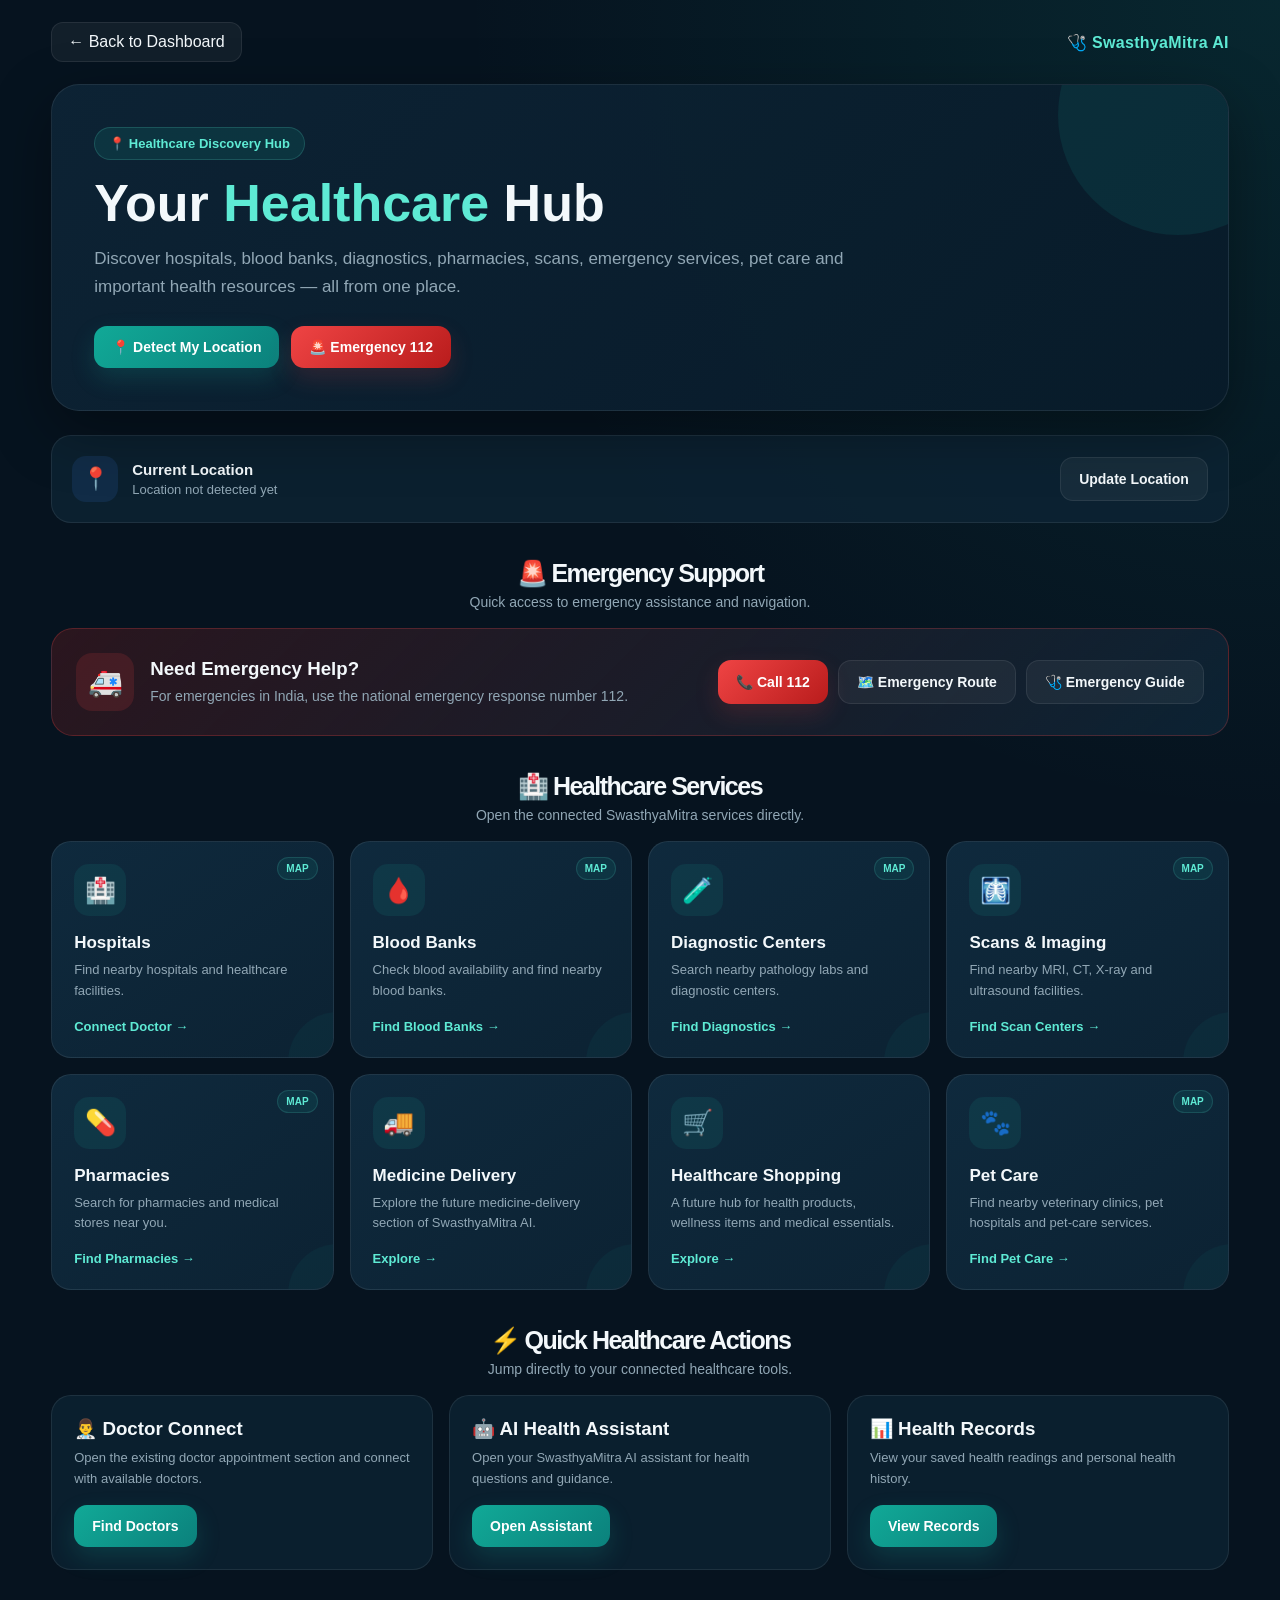
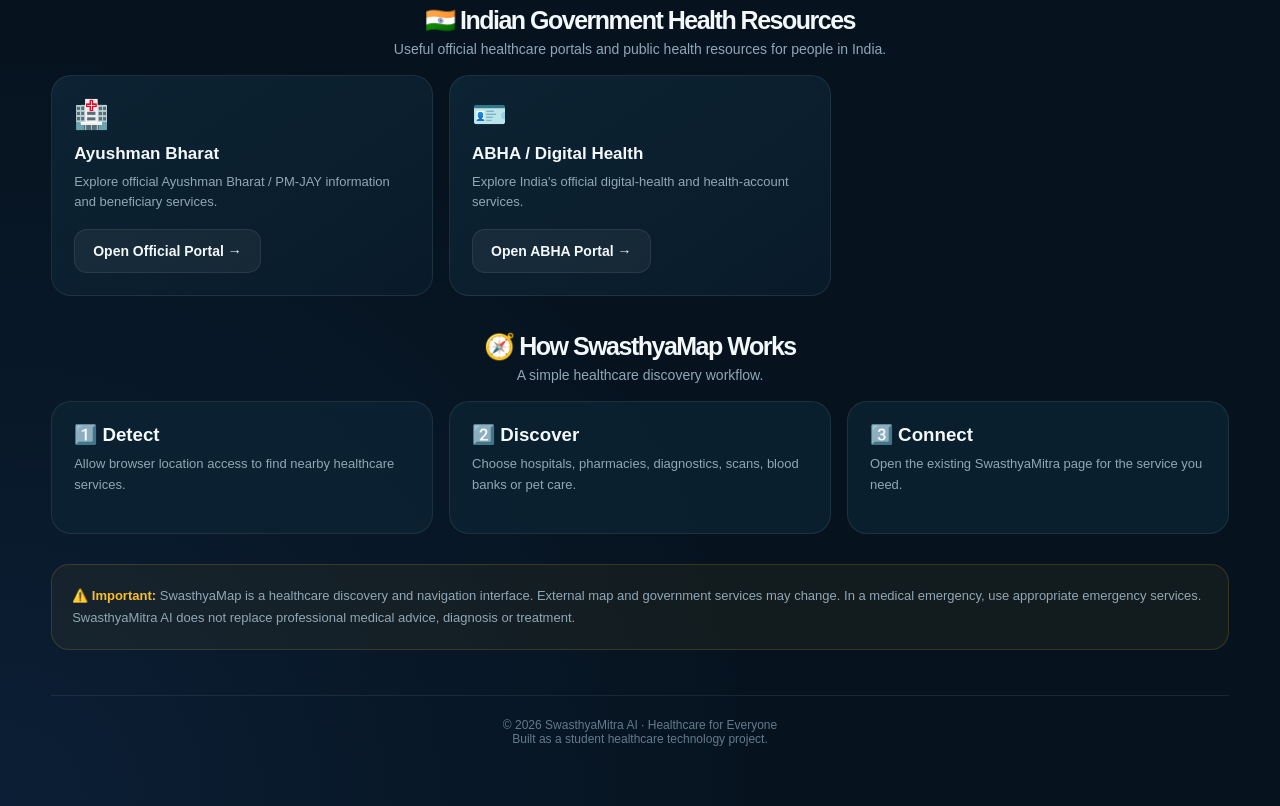
<file: swasthyamap.html>
<!DOCTYPE html>
<html lang="en">
<head>
<meta charset="UTF-8">
<meta name="viewport" content="width=device-width, initial-scale=1.0">
<title>SwasthyaMap | SwasthyaMitra AI</title>
<link rel="stylesheet" href="style.css">

<style>
/* =========================================================
   SWASTHYAMAP / HEALTHCARE HUB
   Existing design preserved — only connections/functionality fixed.
   ========================================================= */

.hub-page{
  min-height:100vh;
  background:
    radial-gradient(circle at top right,rgba(22,184,166,.12),transparent 30%),
    radial-gradient(circle at bottom left,rgba(59,130,246,.10),transparent 28%),
    var(--bg);
  padding-bottom:60px;
}
.hub-container{width:min(1200px,92%);margin:0 auto}

.hub-topbar{
  padding:22px 0;display:flex;align-items:center;
  justify-content:space-between;gap:15px
}
.back-btn{
  display:inline-flex;align-items:center;gap:8px;text-decoration:none;
  color:var(--text);background:rgba(255,255,255,.05);
  border:1px solid var(--border);padding:10px 16px;border-radius:12px;
  transition:.25s ease
}
.back-btn:hover{border-color:var(--border-hover);transform:translateY(-2px)}
.hub-brand{font-weight:800;color:var(--primary-light);letter-spacing:.3px}

.hub-hero{
  position:relative;overflow:hidden;border:1px solid var(--border);
  background:linear-gradient(135deg,rgba(13,36,53,.96),rgba(8,27,42,.96));
  border-radius:28px;padding:42px;box-shadow:var(--shadow);margin-bottom:24px
}
.hub-hero::before{
  content:"";position:absolute;width:240px;height:240px;border-radius:50%;
  background:rgba(22,184,166,.10);right:-70px;top:-90px
}
.hub-hero-content{position:relative;z-index:1;max-width:760px}
.hub-badge{
  display:inline-flex;align-items:center;gap:8px;background:rgba(22,184,166,.12);
  color:var(--primary-light);border:1px solid rgba(94,234,212,.18);
  padding:8px 14px;border-radius:999px;font-size:13px;font-weight:700;margin-bottom:16px
}
.hub-hero h1{font-size:clamp(32px,5vw,52px);line-height:1.05;margin:0 0 14px}
.hub-hero h1 span{color:var(--primary-light)}
.hub-hero p{color:var(--muted);font-size:17px;line-height:1.7;margin:0 0 24px}
.hero-actions{display:flex;flex-wrap:wrap;gap:12px}

.hub-btn{
  border:none;cursor:pointer;text-decoration:none;display:inline-flex;
  align-items:center;justify-content:center;gap:9px;padding:13px 18px;
  border-radius:13px;font-weight:700;font-size:14px;transition:.25s ease
}
.hub-btn:hover{transform:translateY(-2px)}
.hub-btn-primary{
  color:white;background:linear-gradient(135deg,#11a997,#0b817c);
  box-shadow:0 10px 25px rgba(22,184,166,.18)
}
.hub-btn-secondary{
  color:var(--text);background:rgba(255,255,255,.05);
  border:1px solid var(--border)
}
.hub-btn-danger{
  color:white;background:linear-gradient(135deg,#ef4444,#b91c1c);
  box-shadow:0 10px 25px rgba(239,68,68,.16)
}

.location-panel{
  margin-bottom:30px;background:rgba(13,36,53,.78);
  border:1px solid var(--border);border-radius:20px;padding:20px;
  display:flex;align-items:center;justify-content:space-between;gap:18px;flex-wrap:wrap
}
.location-info{display:flex;align-items:center;gap:14px}
.location-icon{
  width:46px;height:46px;display:grid;place-items:center;border-radius:14px;
  background:rgba(59,130,246,.12);font-size:22px
}
.location-info h3{margin:0 0 4px;font-size:15px}
.location-info p{margin:0;color:var(--muted);font-size:13px}

.hub-section{margin-top:36px}
.section-heading{margin-bottom:18px}
.section-heading h2{margin:0 0 6px;font-size:25px}
.section-heading p{margin:0;color:var(--muted);font-size:14px}

.emergency-card{
  border:1px solid rgba(239,68,68,.25);
  background:linear-gradient(135deg,rgba(127,29,29,.30),rgba(13,36,53,.90));
  border-radius:22px;padding:24px;display:flex;align-items:center;
  justify-content:space-between;gap:20px;flex-wrap:wrap
}
.emergency-left{display:flex;align-items:center;gap:16px}
.emergency-icon{
  width:58px;height:58px;display:grid;place-items:center;border-radius:16px;
  background:rgba(239,68,68,.14);font-size:28px
}
.emergency-left h3{margin:0 0 6px}
.emergency-left p{margin:0;color:var(--muted);font-size:14px;line-height:1.5}
.emergency-actions{display:flex;flex-wrap:wrap;gap:10px}

.service-grid{display:grid;grid-template-columns:repeat(4,1fr);gap:16px}
.service-card{
  position:relative;overflow:hidden;min-height:190px;padding:22px;border-radius:20px;
  border:1px solid var(--border);
  background:linear-gradient(145deg,rgba(16,44,64,.92),rgba(13,36,53,.92));
  transition:.25s ease
}
.service-card:hover{
  transform:translateY(-5px);border-color:var(--border-hover);
  box-shadow:0 15px 35px rgba(0,0,0,.22)
}
.service-icon{
  width:52px;height:52px;display:grid;place-items:center;border-radius:15px;
  background:rgba(22,184,166,.10);font-size:25px;margin-bottom:17px
}
.service-card h3{margin:0 0 7px;font-size:17px}
.service-card p{margin:0 0 16px;color:var(--muted);font-size:13px;line-height:1.55}
.service-link{
  border:none;background:none;color:var(--primary-light);cursor:pointer;padding:0;
  font-weight:700;font-size:13px;text-decoration:none;display:inline-flex
}
.service-link:hover{text-decoration:underline}
.live-badge{
  position:absolute;top:15px;right:15px;font-size:10px;font-weight:800;
  padding:5px 8px;border-radius:999px;color:var(--primary-light);
  background:rgba(22,184,166,.10);border:1px solid rgba(94,234,212,.15)
}

.quick-grid{display:grid;grid-template-columns:repeat(3,1fr);gap:16px}
.quick-card{
  padding:22px;border-radius:20px;border:1px solid var(--border);
  background:rgba(13,36,53,.75)
}
.quick-card h3{margin:0 0 8px}
.quick-card p{color:var(--muted);font-size:13px;line-height:1.6;margin:0 0 15px}

.scheme-grid{display:grid;grid-template-columns:repeat(3,1fr);gap:16px}
.scheme-card{
  padding:22px;border-radius:20px;border:1px solid var(--border);
  background:linear-gradient(145deg,rgba(13,36,53,.95),rgba(9,27,42,.95))
}
.scheme-card .scheme-icon{font-size:28px;margin-bottom:13px}
.scheme-card h3{margin:0 0 8px;font-size:17px}
.scheme-card p{color:var(--muted);font-size:13px;line-height:1.6;margin:0 0 16px}

.info-box{
  margin-top:30px;padding:20px;border-radius:18px;
  border:1px solid rgba(251,191,36,.16);background:rgba(251,191,36,.05);
  color:var(--muted);font-size:13px;line-height:1.7
}
.info-box strong{color:#fbbf24}
.hub-footer{
  margin-top:45px;padding-top:22px;border-top:1px solid var(--border);
  text-align:center;color:var(--muted-2);font-size:12px
}
.hub-toast{
  position:fixed;left:50%;bottom:25px;transform:translate(-50%,120px);
  background:#102c40;border:1px solid var(--border-hover);color:var(--text);
  padding:13px 18px;border-radius:12px;box-shadow:var(--shadow);z-index:9999;
  opacity:0;transition:.3s ease;max-width:90%;text-align:center;font-size:13px
}
.hub-toast.show{transform:translate(-50%,0);opacity:1}

@media(max-width:1000px){
  .service-grid{grid-template-columns:repeat(2,1fr)}
  .scheme-grid{grid-template-columns:repeat(2,1fr)}
}
@media(max-width:700px){
  .hub-hero{padding:28px 22px}
  .hub-topbar{padding:16px 0}
  .service-grid,.quick-grid,.scheme-grid{grid-template-columns:1fr}
  .location-panel,.emergency-card{align-items:flex-start}
  .emergency-actions{width:100%}
  .emergency-actions .hub-btn{flex:1}
}
</style>
</head>

<body>
<div class="hub-page">
<div class="hub-container">

<header class="hub-topbar">
  <a href="dashboard.html" class="back-btn">← Back to Dashboard</a>
  <div class="hub-brand">🩺 SwasthyaMitra AI</div>
</header>

<section class="hub-hero">
  <div class="hub-hero-content">
    <div class="hub-badge">📍 Healthcare Discovery Hub</div>
    <h1>Your <span>Healthcare</span> Hub</h1>
    <p>
      Discover hospitals, blood banks, diagnostics, pharmacies, scans,
      emergency services, pet care and important health resources — all from one place.
    </p>
    <div class="hero-actions">
      <button class="hub-btn hub-btn-primary" onclick="detectLocation()">📍 Detect My Location</button>
      <button class="hub-btn hub-btn-danger" onclick="callEmergency()">🚨 Emergency 112</button>
    </div>
  </div>
</section>

<section class="location-panel">
  <div class="location-info">
    <div class="location-icon">📍</div>
    <div>
      <h3>Current Location</h3>
      <p id="locationStatus">Location not detected yet</p>
    </div>
  </div>
  <button class="hub-btn hub-btn-secondary" onclick="detectLocation()">Update Location</button>
</section>

<section class="hub-section">
  <div class="section-heading">
    <h2>🚨 Emergency Support</h2>
    <p>Quick access to emergency assistance and navigation.</p>
  </div>
  <div class="emergency-card">
    <div class="emergency-left">
      <div class="emergency-icon">🚑</div>
      <div>
        <h3>Need Emergency Help?</h3>
        <p>For emergencies in India, use the national emergency response number 112.</p>
      </div>
    </div>
    <div class="emergency-actions">
      <a href="tel:112" class="hub-btn hub-btn-danger">📞 Call 112</a>
      <button class="hub-btn hub-btn-secondary" onclick="openEmergencyRoute()">🗺️ Emergency Route</button>
      <a href="emergency.html" class="hub-btn hub-btn-secondary">🩺 Emergency Guide</a>
    </div>
  </div>
</section>

<section class="hub-section">
  <div class="section-heading">
    <h2>🏥 Healthcare Services</h2>
    <p>Open the connected SwasthyaMitra services directly.</p>
  </div>

  <div class="service-grid">

    <div class="service-card">
      <span class="live-badge">MAP</span>
      <div class="service-icon">🏥</div>
      <h3>Hospitals</h3>
      <p>Find nearby hospitals and healthcare facilities.</p>
      <a href="appointments.html" class="service-link">Connect Doctor →</a>
    </div>

    <div class="service-card">
      <span class="live-badge">MAP</span>
      <div class="service-icon">🩸</div>
      <h3>Blood Banks</h3>
      <p>Check blood availability and find nearby blood banks.</p>
      <a href="blood-bank.html" class="service-link">Find Blood Banks →</a>
    </div>

    <div class="service-card">
      <span class="live-badge">MAP</span>
      <div class="service-icon">🧪</div>
      <h3>Diagnostic Centers</h3>
      <p>Search nearby pathology labs and diagnostic centers.</p>
      <a href="lab-tests.html" class="service-link">Find Diagnostics →</a>
    </div>

    <div class="service-card">
      <span class="live-badge">MAP</span>
      <div class="service-icon">🩻</div>
      <h3>Scans &amp; Imaging</h3>
      <p>Find nearby MRI, CT, X-ray and ultrasound facilities.</p>
      <a href="appointments.html" class="service-link">Find Scan Centers →</a>
    </div>

    <div class="service-card">
      <span class="live-badge">MAP</span>
      <div class="service-icon">💊</div>
      <h3>Pharmacies</h3>
      <p>Search for pharmacies and medical stores near you.</p>
      <a href="pharmacy.html" class="service-link">Find Pharmacies →</a>
    </div>

    <div class="service-card">
      <div class="service-icon">🚚</div>
      <h3>Medicine Delivery</h3>
      <p>Explore the future medicine-delivery section of SwasthyaMitra AI.</p>
      <a href="pharmacy.html" class="service-link">Explore →</a>
    </div>

    <div class="service-card">
      <div class="service-icon">🛒</div>
      <h3>Healthcare Shopping</h3>
      <p>A future hub for health products, wellness items and medical essentials.</p>
      <a href="pharmacy.html" class="service-link">Explore →</a>
    </div>

    <div class="service-card">
      <span class="live-badge">MAP</span>
      <div class="service-icon">🐾</div>
      <h3>Pet Care</h3>
      <p>Find nearby veterinary clinics, pet hospitals and pet-care services.</p>
      <a href="petcare.html" class="service-link">Find Pet Care →</a>
    </div>

  </div>
</section>

<section class="hub-section">
  <div class="section-heading">
    <h2>⚡ Quick Healthcare Actions</h2>
    <p>Jump directly to your connected healthcare tools.</p>
  </div>

  <div class="quick-grid">

    <div class="quick-card">
      <h3>👨‍⚕️ Doctor Connect</h3>
      <p>Open the existing doctor appointment section and connect with available doctors.</p>
      <a href="appointments.html" class="hub-btn hub-btn-primary">Find Doctors</a>
    </div>

    <div class="quick-card">
      <h3>🤖 AI Health Assistant</h3>
      <p>Open your SwasthyaMitra AI assistant for health questions and guidance.</p>
      <a href="ai-assistant.html" class="hub-btn hub-btn-primary">Open Assistant</a>
    </div>

    <div class="quick-card">
      <h3>📊 Health Records</h3>
      <p>View your saved health readings and personal health history.</p>
      <a href="health-history.html" class="hub-btn hub-btn-primary">View Records</a>
    </div>

  </div>
</section>

<section class="hub-section">
  <div class="section-heading">
    <h2>🇮🇳 Indian Government Health Resources</h2>
    <p>Useful official healthcare portals and public health resources for people in India.</p>
  </div>

  <div class="scheme-grid">

    <div class="scheme-card">
      <div class="scheme-icon">🏥</div>
      <h3>Ayushman Bharat</h3>
      <p>Explore official Ayushman Bharat / PM-JAY information and beneficiary services.</p>
      <button class="hub-btn hub-btn-secondary"
        onclick="openGovernmentPortal('https://pmjay.gov.in/')">
        Open Official Portal →
      </button>
    </div>

    <div class="scheme-card">
      <div class="scheme-icon">🪪</div>
      <h3>ABHA / Digital Health</h3>
      <p>Explore India's official digital-health and health-account services.</p>
      <button class="hub-btn hub-btn-secondary"
        onclick="openGovernmentPortal('https://abha.abdm.gov.in/')">
        Open ABHA Portal →
      </button>
    </div>

  </div>
</section>

<section class="hub-section">
  <div class="section-heading">
    <h2>🧭 How SwasthyaMap Works</h2>
    <p>A simple healthcare discovery workflow.</p>
  </div>

  <div class="quick-grid">
    <div class="quick-card">
      <h3>1️⃣ Detect</h3>
      <p>Allow browser location access to find nearby healthcare services.</p>
    </div>
    <div class="quick-card">
      <h3>2️⃣ Discover</h3>
      <p>Choose hospitals, pharmacies, diagnostics, scans, blood banks or pet care.</p>
    </div>
    <div class="quick-card">
      <h3>3️⃣ Connect</h3>
      <p>Open the existing SwasthyaMitra page for the service you need.</p>
    </div>
  </div>
</section>

<div class="info-box">
  <strong>⚠️ Important:</strong>
  SwasthyaMap is a healthcare discovery and navigation interface.
  External map and government services may change. In a medical emergency,
  use appropriate emergency services. SwasthyaMitra AI does not replace
  professional medical advice, diagnosis or treatment.
</div>

<footer class="hub-footer">
  <p>© 2026 SwasthyaMitra AI · Healthcare for Everyone</p>
  <p>Built as a student healthcare technology project.</p>
</footer>

</div>
</div>

<div id="hubToast" class="hub-toast"></div>

<script>
let currentLatitude = null;
let currentLongitude = null;

function detectLocation(){
  const status = document.getElementById("locationStatus");

  if(!navigator.geolocation){
    status.textContent = "Geolocation is not supported by this browser.";
    showToast("Your browser does not support location detection.");
    return;
  }

  status.textContent = "Detecting your location...";

  navigator.geolocation.getCurrentPosition(
    function(position){
      currentLatitude = position.coords.latitude;
      currentLongitude = position.coords.longitude;

      status.textContent =
        `Location detected (${currentLatitude.toFixed(4)}, ${currentLongitude.toFixed(4)})`;

      showToast("📍 Location detected successfully!");
    },
    function(error){
      console.error("Location error:", error);
      status.textContent = "Location permission was not available.";
      showToast("Please allow location access to use nearby services.");
    },
    {
      enableHighAccuracy:true,
      timeout:10000,
      maximumAge:300000
    }
  );
}

function searchNearby(service){
  const query = encodeURIComponent(service);
  let mapsURL;

  if(currentLatitude !== null && currentLongitude !== null){
    mapsURL =
      `https://www.google.com/maps/search/${query}/@${currentLatitude},${currentLongitude},14z`;
  }else{
    mapsURL =
      `https://www.google.com/maps/search/${query}`;
  }

  window.open(mapsURL,"_blank");
  showToast(`Opening nearby ${service}...`);
}

function callEmergency(){
  const confirmed = confirm(
    "For an emergency in India, you can call 112.\n\nDo you want to open the emergency call?"
  );

  if(confirmed){
    window.location.href = "tel:112";
  }
}

function openEmergencyRoute(){
  if(currentLatitude === null || currentLongitude === null){
    showToast("📍 Detect your location first.");
    detectLocation();
    return;
  }

  const destination = encodeURIComponent("nearest hospital emergency room");
  const routeURL =
    `https://www.google.com/maps/dir/?api=1&origin=${currentLatitude},${currentLongitude}&destination=${destination}&travelmode=driving`;

  window.open(routeURL,"_blank");
  showToast("🗺️ Opening emergency route...");
}

function openBloodBank(){
  window.location.href = "blood-bank.html";
}

function openGovernmentPortal(url){
  window.open(url,"_blank");
}

let toastTimer;

function showToast(message){
  const toast = document.getElementById("hubToast");
  toast.textContent = message;
  toast.classList.add("show");

  clearTimeout(toastTimer);
  toastTimer = setTimeout(function(){
    toast.classList.remove("show");
  },3000);
}

document.addEventListener("DOMContentLoaded",function(){
  console.log("SwasthyaMitra AI Healthcare Hub loaded.");
});
</script>

</body>
</html>
</file>
<file: style.css>
/* =========================================================
   SWASTHYAMITRA AI — WELCOME PAGE
   ========================================================= */

:root {
    --bg: #06131f;
    --bg-2: #091b2a;
    --card: #0d2435;
    --card-2: #102c40;

    --primary: #16b8a6;
    --primary-light: #5eead4;

    --blue: #3b82f6;
    --purple: #8b5cf6;

    --text: #f3f8fb;
    --muted: #91a7b5;
    --muted-2: #637b8b;

    --border: rgba(255,255,255,.08);
    --border-hover: rgba(94,234,212,.25);

    --danger: #ef4444;

    --radius: 18px;
    --radius-lg: 26px;

    --shadow: 0 20px 60px rgba(0,0,0,.35);

    --transition: .25s ease;
}


/* =========================================================
   RESET
   ========================================================= */

* {
    margin: 0;
    padding: 0;
    box-sizing: border-box;
}

html {
    scroll-behavior: smooth;
}

body {
    font-family: "Inter", sans-serif;
    background: var(--bg);
    color: var(--text);
    overflow-x: hidden;
}

button,
input,
select {
    font: inherit;
}

button {
    cursor: pointer;
}

a {
    color: inherit;
    text-decoration: none;
}


/* =========================================================
   UTILITY
   ========================================================= */

.hidden {
    display: none !important;
}

.text-gradient {
    background: linear-gradient(
        135deg,
        var(--primary-light),
        #60a5fa
    );

    -webkit-background-clip: text;
    background-clip: text;

    color: transparent;
}


/* =========================================================
   BUTTONS
   ========================================================= */

.primary-btn,
.secondary-btn,
.outline-btn {
    display: inline-flex;
    align-items: center;
    justify-content: center;
    gap: 8px;

    border-radius: 10px;

    padding: 11px 18px;

    font-size: 13px;
    font-weight: 700;

    border: none;

    transition: var(--transition);
}

.primary-btn {
    color: white;

    background: linear-gradient(
        135deg,
        #11a997,
        #0b817c
    );

    box-shadow:
        0 10px 25px rgba(14,165,164,.2);
}

.primary-btn:hover {
    transform: translateY(-2px);

    box-shadow:
        0 14px 32px rgba(14,165,164,.3);
}

.secondary-btn {
    color: #c8d8e3;

    background: rgba(255,255,255,.05);

    border: 1px solid var(--border);
}

.secondary-btn:hover {
    background: rgba(255,255,255,.09);
    border-color: var(--border-hover);
    transform: translateY(-2px);
}

.outline-btn {
    color: #d4e0e7;

    background: transparent;

    border: 1px solid rgba(255,255,255,.13);
}

.outline-btn:hover {
    border-color: var(--primary);
    color: var(--primary-light);
}


/* =========================================================
   NAVBAR
   ========================================================= */

.public-navbar {
    position: sticky;

    top: 0;

    z-index: 100;

    height: 76px;

    display: flex;
    align-items: center;
    justify-content: space-between;

    padding: 0 5%;

    background: rgba(6,19,31,.86);

    backdrop-filter: blur(18px);

    border-bottom: 1px solid var(--border);
}

.brand {
    display: flex;
    align-items: center;

    gap: 11px;

    font-weight: 800;
}

.brand-icon {
    width: 42px;
    height: 42px;

    display: flex;
    align-items: center;
    justify-content: center;

    border-radius: 12px;

    background:
        linear-gradient(
            135deg,
            var(--primary),
            #2563eb
        );

    color: white;

    box-shadow:
        0 8px 25px rgba(14,165,164,.2);
}

.brand-name {
    font-size: 17px;
}

.public-nav {
    display: flex;
    align-items: center;

    gap: 25px;
}

.public-nav a {
    color: var(--muted);

    font-size: 13px;
    font-weight: 500;

    transition: var(--transition);
}

.public-nav a:hover {
    color: white;
}

.public-nav select {
    color: #dce8ee;

    background: #10283a;

    border: 1px solid var(--border);

    border-radius: 8px;

    padding: 9px 10px;

    outline: none;

    font-size: 12px;
}

.public-nav select:focus {
    border-color: var(--primary);
}


/* =========================================================
   HERO
   ========================================================= */

.hero-section {
    width: min(1180px, 90%);

    min-height: 680px;

    margin: auto;

    display: grid;

    grid-template-columns: 1fr 1fr;

    align-items: center;

    gap: 70px;

    padding: 75px 0 80px;
}

.hero-content {
    max-width: 600px;
}

.hero-badge {
    display: inline-flex;
    align-items: center;

    gap: 8px;

    padding: 8px 13px;

    margin-bottom: 24px;

    border-radius: 50px;

    background: rgba(22,184,166,.08);

    border: 1px solid rgba(94,234,212,.16);

    color: var(--primary-light);

    font-size: 11px;
    font-weight: 700;
}

.hero-content h1 {
    font-size: clamp(44px, 5vw, 70px);

    line-height: 1.05;

    letter-spacing: -3px;

    margin-bottom: 23px;
}

.hero-content > p {
    max-width: 560px;

    color: var(--muted);

    font-size: 15px;

    line-height: 1.8;
}

.hero-buttons {
    display: flex;

    gap: 12px;

    margin-top: 30px;
}

.hero-buttons .primary-btn,
.hero-buttons .secondary-btn {
    min-height: 45px;

    padding: 0 20px;
}

.hero-language-note {
    margin-top: 20px;

    color: var(--muted-2);

    font-size: 11px;
}

.hero-language-note i {
    color: var(--primary);
    margin-right: 5px;
}


/* =========================================================
   HERO PHONE AREA
   ========================================================= */

.hero-visual {
    min-height: 570px;

    display: flex;
    align-items: center;
    justify-content: center;

    position: relative;
}

.phone-container {
    position: relative;

    width: 350px;
    height: 570px;
}

.phone-frame {
    position: absolute;

    left: 50%;
    top: 50%;

    transform: translate(-50%, -50%);

    width: 290px;
    height: 555px;

    padding: 12px;

    border-radius: 38px;

    background:
        linear-gradient(
            145deg,
            #203d50,
            #071622
        );

    border: 2px solid rgba(255,255,255,.13);

    box-shadow:
        0 30px 70px rgba(0,0,0,.55),
        0 0 80px rgba(14,165,164,.08);
}

.phone-frame::before {
    content: "";

    position: absolute;

    top: 8px;
    left: 50%;

    transform: translateX(-50%);

    width: 92px;
    height: 19px;

    border-radius: 0 0 15px 15px;

    background: #030a10;

    z-index: 10;
}

.phone-frame > * {
    position: relative;
    z-index: 2;
}


/* PHONE TOP */

.phone-top {
    height: 25px;

    display: flex;
    align-items: center;
    justify-content: space-between;

    padding: 0 10px;

    color: #d8e6ed;

    font-size: 8px;
}

.phone-top div {
    display: flex;
    gap: 5px;
}


/* PHONE HEADER */

.phone-header {
    display: flex;

    align-items: center;
    justify-content: space-between;

    padding: 20px 12px 14px;
}

.phone-header small {
    display: block;

    color: var(--muted);

    font-size: 8px;
}

.phone-header strong {
    display: block;

    margin-top: 2px;

    font-size: 15px;
}

.phone-profile {
    width: 32px;
    height: 32px;

    display: flex;
    align-items: center;
    justify-content: center;

    border-radius: 50%;

    background: rgba(94,234,212,.1);

    color: var(--primary-light);

    font-size: 11px;
}


/* AI CARD */

.phone-ai-card {
    display: flex;
    align-items: center;

    gap: 10px;

    margin: 4px 8px 15px;

    padding: 13px;

    border-radius: 13px;

    background:
        linear-gradient(
            135deg,
            rgba(22,184,166,.16),
            rgba(37,99,235,.10)
        );

    border: 1px solid rgba(94,234,212,.12);
}

.ai-avatar {
    width: 34px;
    height: 34px;

    flex-shrink: 0;

    display: flex;
    align-items: center;
    justify-content: center;

    border-radius: 10px;

    background: var(--primary);

    color: white;

    font-size: 14px;
}

.phone-ai-card strong {
    display: block;

    font-size: 9px;
}

.phone-ai-card span {
    display: block;

    margin-top: 2px;

    color: var(--muted);

    font-size: 7px;
}


/* PHONE OPTIONS */

.phone-options {
    display: grid;

    grid-template-columns: 1fr 1fr;

    gap: 7px;

    padding: 0 8px;
}

.phone-option {
    padding: 12px 8px;

    border-radius: 11px;

    background: rgba(255,255,255,.035);

    border: 1px solid rgba(255,255,255,.055);
}

.phone-option-icon {
    width: 27px;
    height: 27px;

    display: flex;
    align-items: center;
    justify-content: center;

    margin-bottom: 8px;

    border-radius: 8px;

    background: rgba(22,184,166,.1);

    color: var(--primary-light);

    font-size: 10px;
}

.phone-option-icon.blue {
    background: rgba(59,130,246,.1);
    color: #60a5fa;
}

.phone-option-icon.green {
    background: rgba(34,197,94,.1);
    color: #4ade80;
}

.phone-option-icon.purple {
    background: rgba(139,92,246,.1);
    color: #a78bfa;
}

.phone-option span {
    color: #b9cbd5;

    font-size: 7px;
}


/* HEALTH SCORE */

.phone-score {
    display: flex;

    align-items: center;
    justify-content: space-between;

    margin: 12px 8px;

    padding: 14px;

    border-radius: 13px;

    background: rgba(255,255,255,.035);

    border: 1px solid rgba(255,255,255,.055);
}

.phone-score small {
    display: block;

    color: var(--muted);

    font-size: 7px;
}

.phone-score strong {
    font-size: 25px;
}

.phone-score span {
    color: var(--muted);

    font-size: 8px;
}

.score-circle {
    width: 48px;
    height: 48px;

    display: flex;
    align-items: center;
    justify-content: center;

    border-radius: 50%;

    background:
        conic-gradient(
            var(--primary) 82%,
            rgba(255,255,255,.07) 0
        );

    position: relative;

    color: var(--primary-light);

    font-size: 14px;
}

.score-circle::before {
    content: "";

    position: absolute;

    inset: 5px;

    border-radius: 50%;

    background: #10283a;
}


/* PHONE BOTTOM */

.phone-bottom {
    position: absolute !important;

    left: 12px;
    right: 12px;
    bottom: 12px;

    height: 48px;

    display: grid;

    grid-template-columns: repeat(4, 1fr);

    align-items: center;

    background: #0a1d2b;

    border-top: 1px solid var(--border);

    border-radius: 0 0 26px 26px;

    text-align: center;
}

.phone-bottom span {
    color: #617888;

    font-size: 7px;
}

.phone-bottom i {
    display: block;

    margin-bottom: 4px;

    font-size: 10px;
}

.phone-bottom .active {
    color: var(--primary-light);
}


/* =========================================================
   FLOATING CARDS
   ========================================================= */

.floating-card {
    position: absolute;

    display: flex;
    align-items: center;

    gap: 9px;

    padding: 10px 12px;

    border-radius: 12px;

    background: rgba(13,36,53,.92);

    border: 1px solid rgba(255,255,255,.1);

    box-shadow: 0 15px 35px rgba(0,0,0,.35);

    backdrop-filter: blur(10px);

    z-index: 5;
}

.floating-card > i {
    width: 30px;
    height: 30px;

    display: flex;
    align-items: center;
    justify-content: center;

    border-radius: 9px;

    background: rgba(22,184,166,.1);

    color: var(--primary-light);

    font-size: 12px;
}

.floating-card strong {
    display: block;

    color: white;

    font-size: 9px;
}

.floating-card span {
    display: block;

    margin-top: 2px;

    color: var(--muted);

    font-size: 7px;
}

.heart-card {
    top: 105px;
    left: -2px;
}

.heart-card > i {
    color: #fb7185;
    background: rgba(244,63,94,.1);
}

.location-card {
    right: -5px;
    top: 250px;
}

.location-card > i {
    color: #60a5fa;
    background: rgba(59,130,246,.1);
}

.ai-floating-card {
    left: 0;
    bottom: 65px;
}

.mini-ai {
    width: 30px;
    height: 30px;

    display: flex;
    align-items: center;
    justify-content: center;

    border-radius: 9px;

    background: rgba(139,92,246,.12);

    color: #a78bfa;

    font-size: 12px;
}


/* =========================================================
   FEATURE STRIP
   ========================================================= */

.feature-strip {
    width: min(1180px, 90%);

    margin: 0 auto;

    display: grid;

    grid-template-columns: repeat(4, 1fr);

    border: 1px solid var(--border);

    border-radius: 17px;

    background: rgba(255,255,255,.025);

    overflow: hidden;

    box-shadow: var(--shadow);
}

.feature-item {
    display: flex;
    align-items: center;

    gap: 12px;

    padding: 20px;

    border-right: 1px solid var(--border);
}

.feature-item:last-child {
    border-right: none;
}

.feature-icon {
    width: 40px;
    height: 40px;

    flex-shrink: 0;

    display: flex;
    align-items: center;
    justify-content: center;

    border-radius: 11px;

    background: rgba(22,184,166,.08);

    color: var(--primary-light);
}

.feature-item strong {
    display: block;

    font-size: 11px;
}

.feature-item span {
    display: block;

    margin-top: 3px;

    color: var(--muted-2);

    font-size: 8px;
}


/* =========================================================
   SERVICES
   ========================================================= */

.services-section {
    padding: 120px 5%;

    margin-top: 100px;

    background:
        linear-gradient(
            180deg,
            #071724,
            #081a29
        );

    border-top: 1px solid var(--border);

    border-bottom: 1px solid var(--border);
}

.section-heading {
    width: min(700px, 100%);

    margin: 0 auto 55px;

    text-align: center;
}

.section-label {
    color: var(--primary-light);

    font-size: 10px;
    font-weight: 800;

    letter-spacing: 1.8px;
}

.section-heading h2 {
    margin: 13px 0;

    font-size: clamp(30px, 4vw, 44px);

    letter-spacing: -1.5px;
}

.section-heading p {
    color: var(--muted);

    font-size: 13px;
}

.service-grid {
    width: min(1180px, 100%);

    margin: auto;

    display: grid;

    grid-template-columns: repeat(3, 1fr);

    gap: 17px;
}

.service-card {
    position: relative;

    padding: 26px;

    min-height: 220px;

    border-radius: var(--radius);

    background: var(--card);

    border: 1px solid var(--border);

    transition: var(--transition);

    overflow: hidden;
}

.service-card::after {
    content: "";

    position: absolute;

    width: 100px;
    height: 100px;

    right: -55px;
    bottom: -55px;

    border-radius: 50%;

    background: rgba(22,184,166,.05);
}

.service-card:hover {
    transform: translateY(-6px);

    border-color: var(--border-hover);

    box-shadow: var(--shadow);
}

.service-icon {
    width: 48px;
    height: 48px;

    display: flex;
    align-items: center;
    justify-content: center;

    margin-bottom: 20px;

    border-radius: 13px;

    background: rgba(22,184,166,.09);

    color: var(--primary-light);

    font-size: 18px;
}

.service-card h3 {
    margin-bottom: 9px;

    font-size: 16px;
}

.service-card p {
    max-width: 310px;

    color: var(--muted);

    font-size: 11px;

    line-height: 1.7;
}

.service-arrow {
    position: absolute;

    right: 24px;
    bottom: 23px;

    color: var(--muted-2);

    font-size: 11px;

    transition: var(--transition);
}

.service-card:hover .service-arrow {
    color: var(--primary-light);

    transform: translateX(4px);
}

.emergency-service-card .service-icon {
    background: rgba(239,68,68,.08);
    color: #f87171;
}


/* =========================================================
   ABOUT
   ========================================================= */

.about-section {
    padding: 120px 5%;
}

.about-content {
    width: min(1180px, 100%);

    margin: auto;

    display: grid;

    grid-template-columns: 1fr 1fr;

    gap: 70px;

    align-items: center;
}

.about-text h2 {
    margin: 12px 0 20px;

    font-size: clamp(30px, 4vw, 44px);

    line-height: 1.15;
}

.about-text > p {
    max-width: 550px;

    margin-bottom: 14px;

    color: var(--muted);

    font-size: 13px;

    line-height: 1.8;
}

.about-points {
    display: grid;

    grid-template-columns: 1fr 1fr;

    gap: 12px;

    margin-top: 25px;
}

.about-points div {
    color: #b8cad4;

    font-size: 11px;
}

.about-points i {
    margin-right: 7px;

    color: var(--primary);
}


/* LANGUAGE CARD */

.language-card {
    padding: 30px;

    border-radius: var(--radius-lg);

    background:
        radial-gradient(
            circle at top right,
            rgba(59,130,246,.12),
            transparent 35%
        ),
        #0c2233;

    border: 1px solid var(--border);

    box-shadow: var(--shadow);
}

.language-card-header {
    display: flex;

    align-items: center;

    gap: 14px;

    margin-bottom: 25px;
}

.language-card-icon {
    width: 45px;
    height: 45px;

    display: flex;
    align-items: center;
    justify-content: center;

    border-radius: 12px;

    background: rgba(22,184,166,.1);

    color: var(--primary-light);
}

.language-card h3 {
    font-size: 17px;
}

.language-card-header p {
    margin-top: 3px;

    color: var(--muted);

    font-size: 10px;
}

.language-grid {
    display: grid;

    grid-template-columns: repeat(3, 1fr);

    gap: 8px;
}

.language-item {
    padding: 12px 7px;

    text-align: center;

    border-radius: 9px;

    background: rgba(255,255,255,.035);

    border: 1px solid rgba(255,255,255,.04);

    color: #b9cad4;

    font-size: 10px;

    transition: var(--transition);
}

.language-item:hover {
    border-color: rgba(94,234,212,.18);

    color: var(--primary-light);

    background: rgba(22,184,166,.06);
}


/* =========================================================
   FOOTER
   ========================================================= */

.public-footer {
    padding: 35px 5% 20px;

    border-top: 1px solid var(--border);

    color: var(--muted);
}

.footer-content {
    width: min(1180px, 100%);

    margin: auto;

    display: flex;

    align-items: center;
    justify-content: space-between;

    gap: 20px;

    padding-bottom: 25px;
}

.footer-brand {
    display: flex;

    align-items: center;

    gap: 10px;

    color: white;

    font-size: 13px;
}

.footer-brand .brand-icon {
    width: 34px;
    height: 34px;

    font-size: 12px;
}

.footer-content > p {
    font-size: 10px;
}

.footer-socials {
    display: flex;

    gap: 8px;
}

.footer-socials span {
    width: 31px;
    height: 31px;

    display: flex;
    align-items: center;
    justify-content: center;

    border-radius: 8px;

    background: rgba(255,255,255,.04);

    color: var(--muted);

    font-size: 10px;

    transition: var(--transition);
}

.footer-socials span:hover {
    color: var(--primary-light);

    background: rgba(22,184,166,.08);
}

.footer-bottom {
    width: min(1180px, 100%);

    margin: auto;

    padding-top: 18px;

    border-top: 1px solid var(--border);

    display: flex;

    align-items: center;
    justify-content: space-between;

    color: var(--muted-2);

    font-size: 9px;
}


/* =========================================================
   AUTH MODAL
   ========================================================= */

.modal-overlay {
    position: fixed;

    inset: 0;

    z-index: 1000;

    display: flex;

    align-items: center;
    justify-content: center;

    padding: 20px;

    background: rgba(2,8,15,.8);

    backdrop-filter: blur(10px);
}

.auth-modal {
    position: relative;

    width: min(430px, 100%);

    max-height: 90vh;

    overflow-y: auto;

    padding: 32px;

    border-radius: 23px;

    background: #0d2435;

    border: 1px solid rgba(255,255,255,.1);

    box-shadow:
        0 30px 80px rgba(0,0,0,.55);
}

.modal-close {
    position: absolute;

    right: 16px;
    top: 16px;

    width: 34px;
    height: 34px;

    border: none;

    border-radius: 50%;

    background: rgba(255,255,255,.05);

    color: var(--muted);

    transition: var(--transition);
}

.modal-close:hover {
    color: white;
    background: rgba(239,68,68,.12);
}

.auth-logo {
    display: flex;

    align-items: center;

    gap: 10px;

    margin-bottom: 24px;

    font-size: 16px;

    font-weight: 800;
}

.auth-logo i {
    width: 40px;
    height: 40px;

    display: flex;
    align-items: center;
    justify-content: center;

    border-radius: 11px;

    background: linear-gradient(
        135deg,
        var(--primary),
        var(--blue)
    );
}

.auth-modal h2 {
    margin-bottom: 5px;

    font-size: 25px;
}

.auth-modal > div > p {
    margin-bottom: 23px;

    color: var(--muted);

    font-size: 11px;
}

.form-group {
    margin-bottom: 15px;
}

.form-group label {
    display: block;

    margin-bottom: 6px;

    color: #b9cad4;

    font-size: 10px;
}

.form-group input,
.form-group select {
    width: 100%;

    padding: 12px 13px;

    outline: none;

    border-radius: 9px;

    border: 1px solid var(--border);

    background: #081b2a;

    color: white;

    font-size: 12px;
}

.form-group input::placeholder {
    color: #536d7d;
}

.form-group input:focus,
.form-group select:focus {
    border-color: var(--primary);

    box-shadow:
        0 0 0 3px rgba(22,184,166,.08);
}

.auth-submit {
    width: 100%;

    margin-top: 5px;

    min-height: 43px;
}

.auth-switch {
    margin-top: 19px;

    text-align: center;

    color: var(--muted);

    font-size: 10px;
}

.auth-switch button {
    border: none;

    background: none;

    color: var(--primary-light);

    font-weight: 700;
}


/* =========================================================
   DISCLAIMER
   ========================================================= */

.health-disclaimer {
    width: min(900px, 90%);

    margin: 0 auto 25px;

    padding: 13px 17px;

    text-align: center;

    border-radius: 9px;

    background: rgba(245,158,11,.05);

    border: 1px solid rgba(245,158,11,.1);

    color: #a99979;

    font-size: 9px;
}

.health-disclaimer i {
    margin-right: 5px;
    color: #d6a847;
}


/* =========================================================
   SCROLLBAR
   ========================================================= */

::-webkit-scrollbar {
    width: 7px;
}

::-webkit-scrollbar-track {
    background: var(--bg);
}

::-webkit-scrollbar-thumb {
    background: #203b4d;

    border-radius: 20px;
}

::-webkit-scrollbar-thumb:hover {
    background: #31566d;
}


/* =========================================================
   RESPONSIVE — 1000px
   ========================================================= */

@media (max-width: 1000px) {

    .hero-section {
        grid-template-columns: 1fr;

        text-align: center;

        padding-top: 60px;
    }

    .hero-content {
        margin: auto;
    }

    .hero-content > p {
        margin: auto;
    }

    .hero-buttons {
        justify-content: center;
    }

    .hero-visual {
        min-height: 600px;
    }

    .feature-strip {
        grid-template-columns: repeat(2, 1fr);
    }

    .feature-item:nth-child(2) {
        border-right: none;
    }

    .feature-item:nth-child(-n+2) {
        border-bottom: 1px solid var(--border);
    }

    .service-grid {
        grid-template-columns: repeat(2, 1fr);
    }

    .about-content {
        grid-template-columns: 1fr;
    }
}


/* =========================================================
   RESPONSIVE — 700px
   ========================================================= */

@media (max-width: 700px) {

    .public-navbar {
        height: 68px;

        padding: 0 18px;
    }

    .public-nav {
        gap: 7px;
    }

    .public-nav a {
        display: none;
    }

    .public-nav select {
        max-width: 85px;

        font-size: 9px;

        padding: 8px 4px;
    }

    .public-nav .outline-btn,
    .public-nav .primary-btn {
        padding: 8px 10px;

        font-size: 10px;
    }

    .hero-section {
        width: 92%;

        padding: 55px 0 40px;
    }

    .hero-content h1 {
        font-size: 43px;

        letter-spacing: -2px;
    }

    .hero-buttons {
        flex-direction: column;
    }

    .hero-buttons a,
    .hero-buttons button {
        width: 100%;
    }

    .hero-visual {
        transform: scale(.88);

        min-height: 540px;

        margin: -20px 0;
    }

    .feature-strip {
        width: 92%;

        grid-template-columns: 1fr;
    }

    .feature-item {
        border-right: none;

        border-bottom: 1px solid var(--border);
    }

    .feature-item:last-child {
        border-bottom: none;
    }

    .service-grid {
        grid-template-columns: 1fr;
    }

    .services-section,
    .about-section {
        padding: 80px 5%;
    }

    .about-points {
        grid-template-columns: 1fr;
    }

    .language-grid {
        grid-template-columns: repeat(2, 1fr);
    }

    .footer-content {
        flex-direction: column;

        text-align: center;
    }

    .footer-bottom {
        flex-direction: column;

        gap: 8px;

        text-align: center;
    }
}


/* =========================================================
   RESPONSIVE — 450px
   ========================================================= */

@media (max-width: 450px) {

    .brand-name {
        font-size: 14px;
    }

    .brand-icon {
        width: 36px;
        height: 36px;
    }

    .public-nav .outline-btn {
        display: none;
    }

    .hero-content h1 {
        font-size: 37px;
    }

    .hero-visual {
        transform: scale(.76);

        min-height: 480px;

        margin-top: -60px;
        margin-bottom: -50px;
    }

    .phone-container {
        transform: scale(.9);
    }

    .services-section,
    .about-section {
        padding: 65px 5%;
    }

    .language-card {
        padding: 22px;
    }

    .language-grid {
        grid-template-columns: 1fr 1fr;
    }

    .auth-modal {
        padding: 25px 20px;
    }
}
</file>
